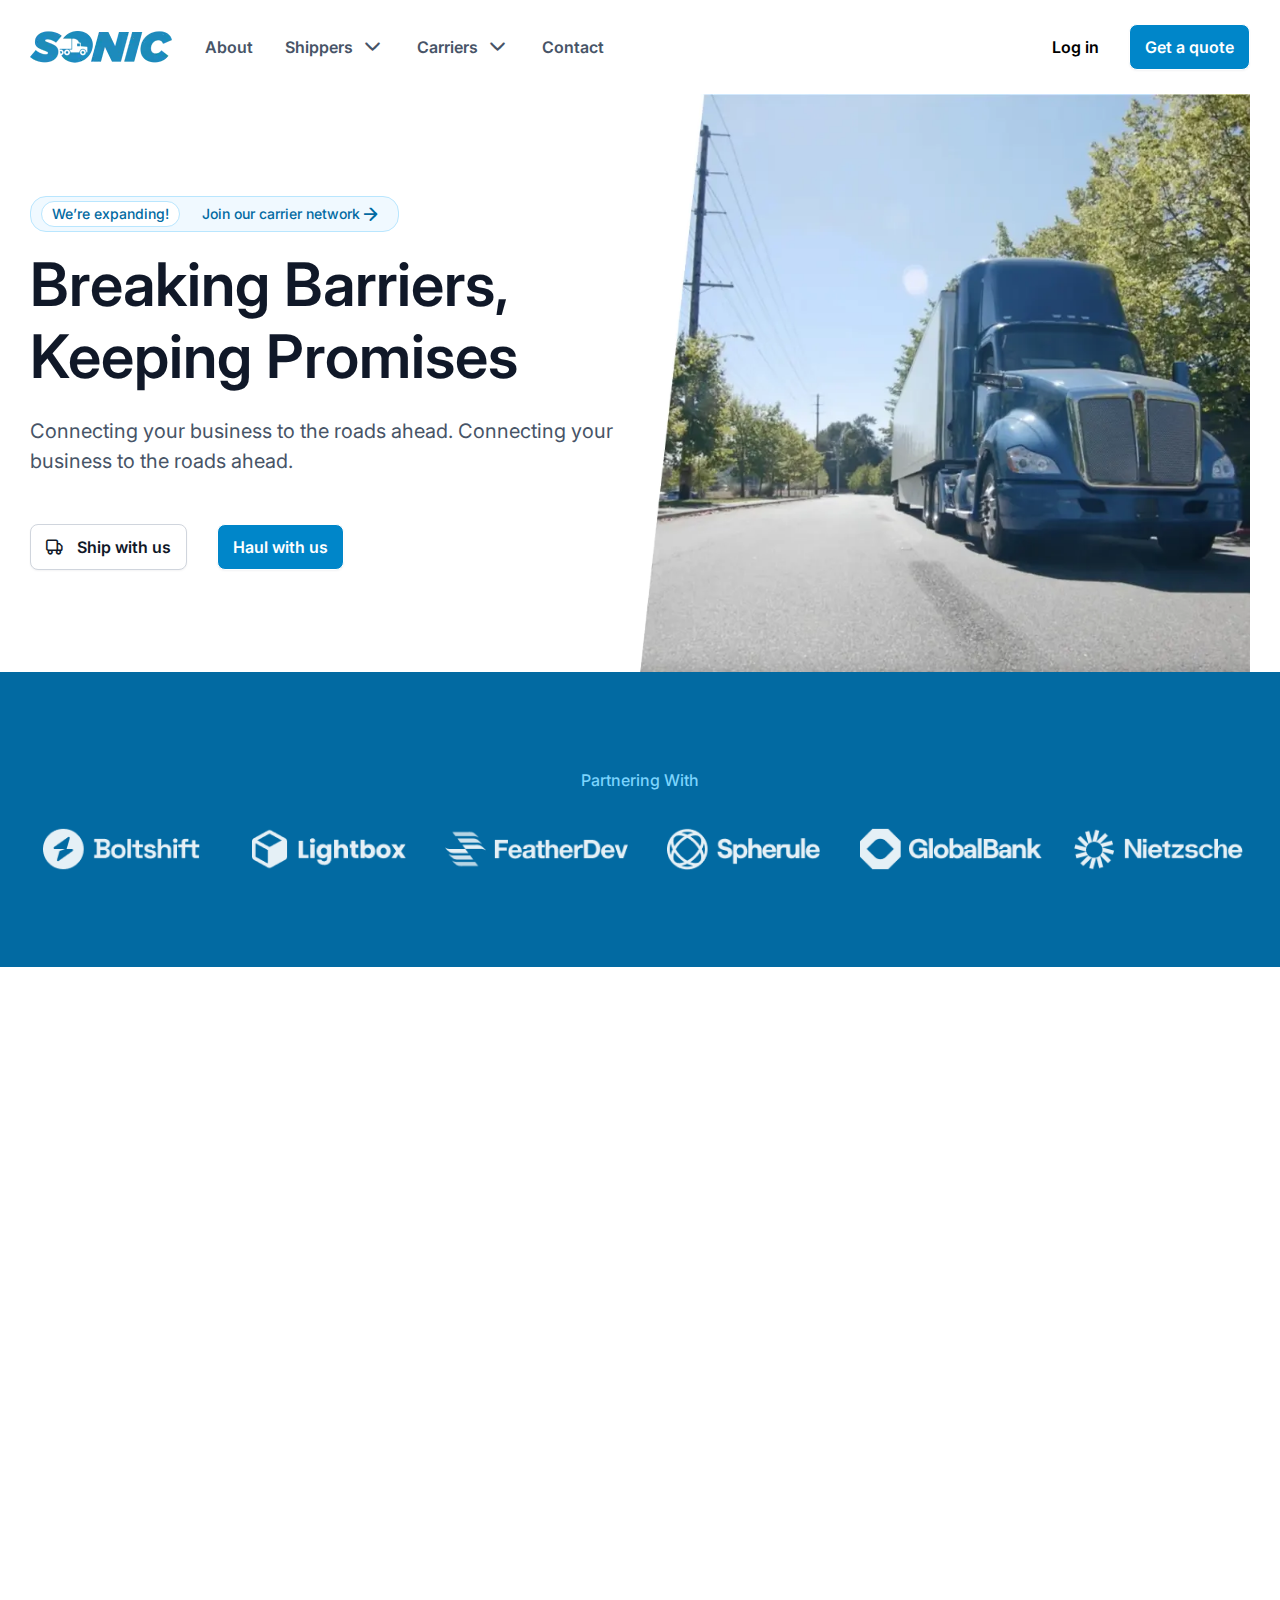
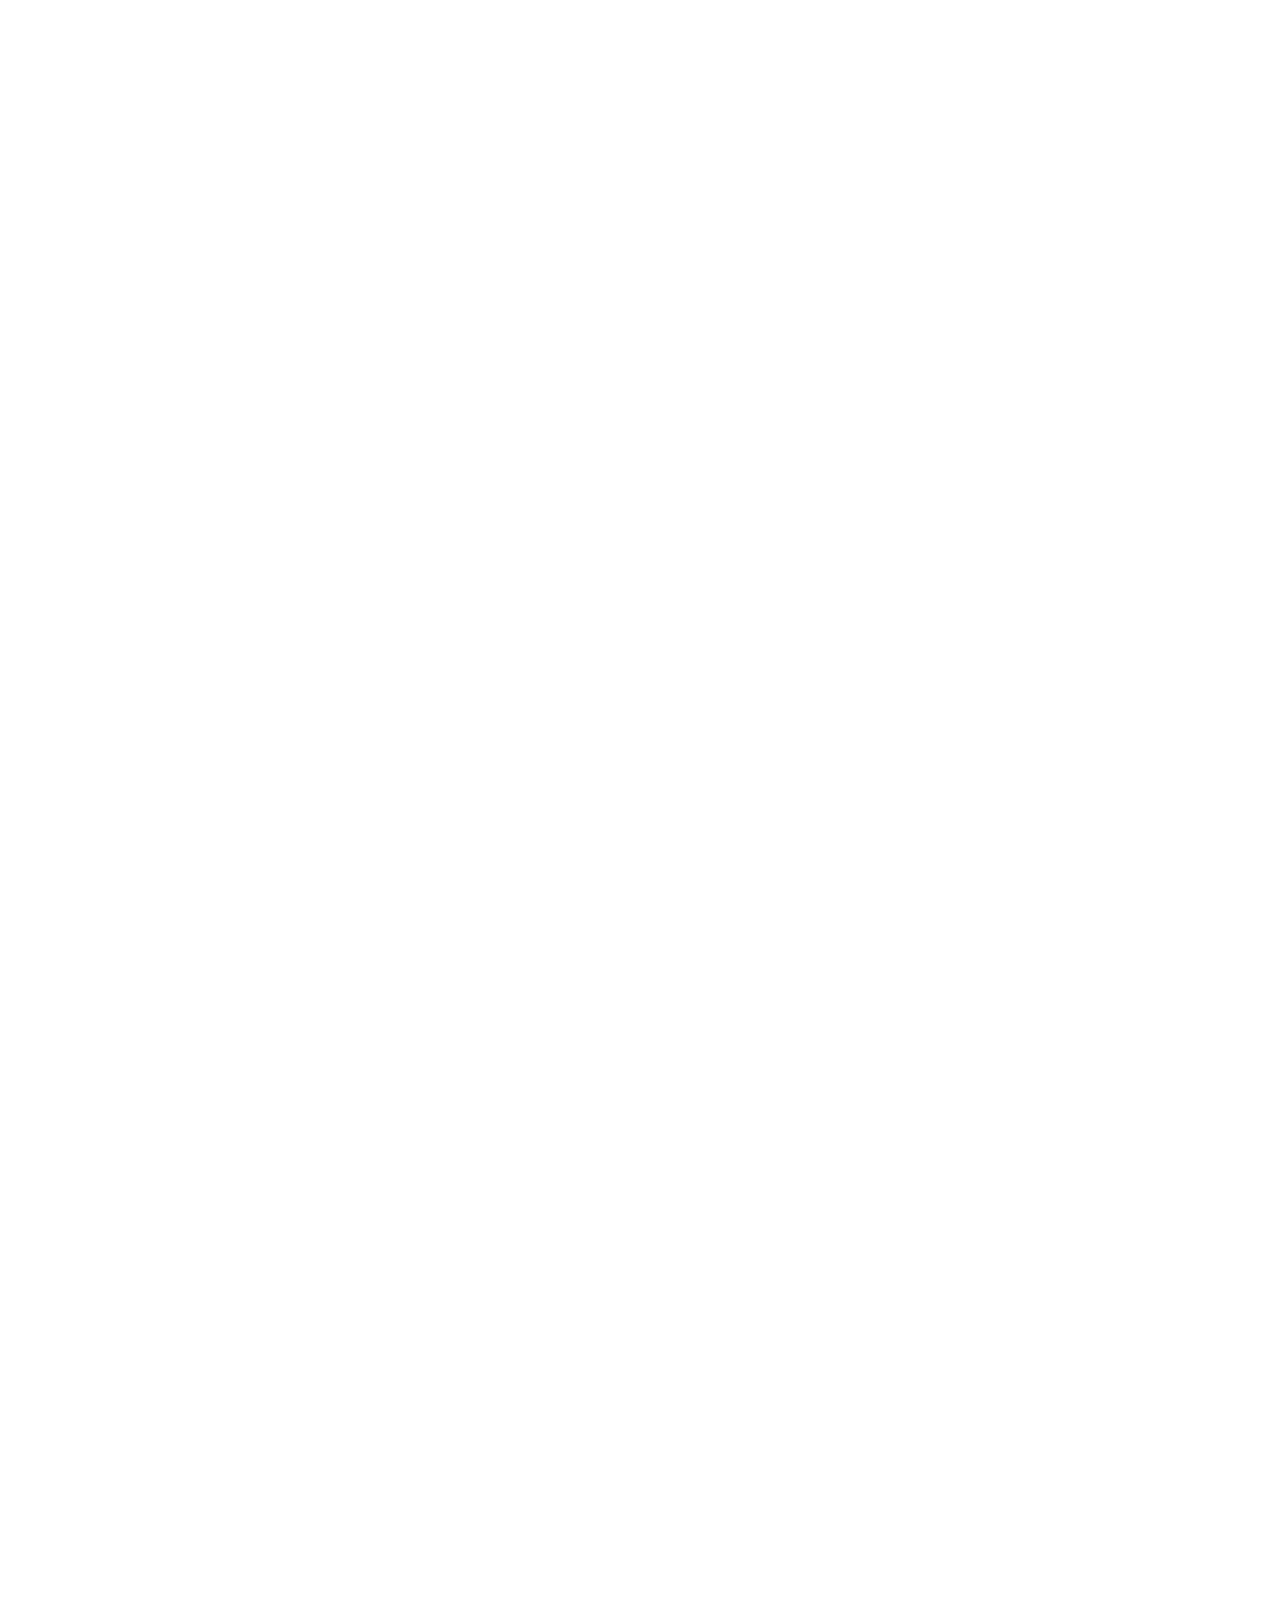
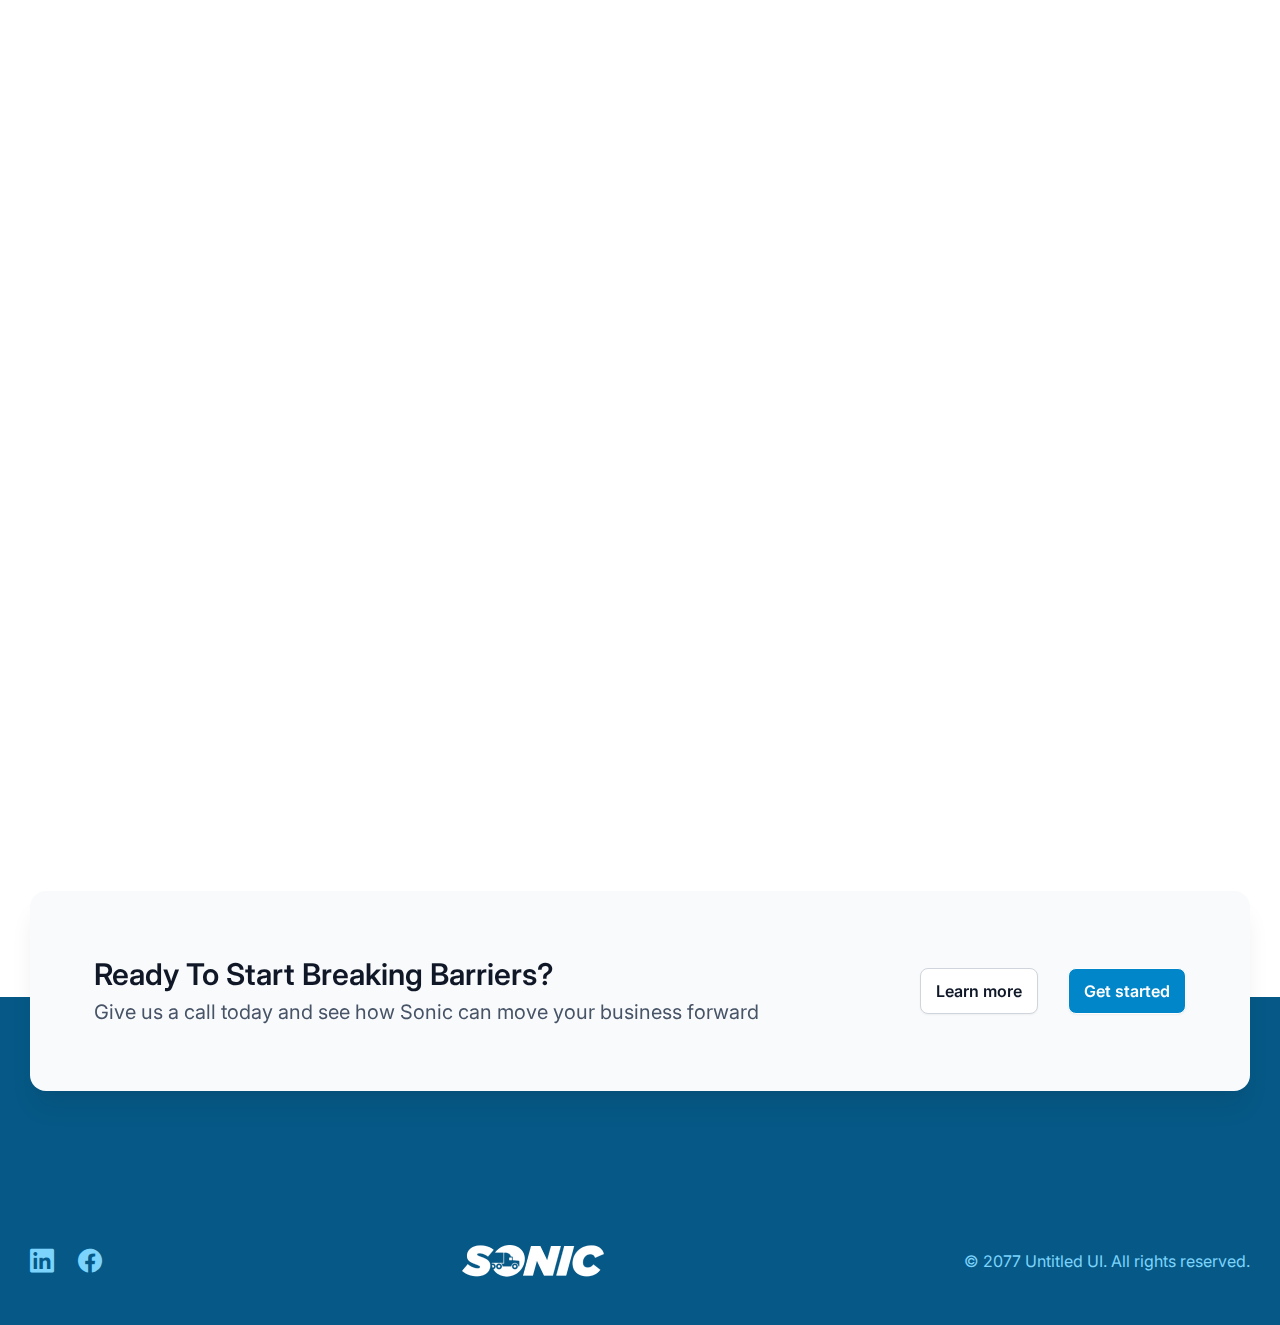
<file: index.html>
<!DOCTYPE html>
<html lang="en">

<head>
	<title>Sonic Logistics | HomePage</title>
	<meta charset="UTF-8">
	<meta name="format-detection" content="telephone=no">
	<!-- <style>body{opacity: 0;}</style> -->
	<link rel="stylesheet" href="css/style.min.css?_v=20240413003951">
	<link rel="shortcut icon" href="favicon.ico">
	<!-- <meta name="robots" content="noindex, nofollow"> -->
	<meta name="viewport" content="width=device-width, initial-scale=1.0">
</head>

<body>
	<div class="wrapper">
		<header class="header">
			<div class="header__container">
				<a href="index.html" class="header__logo"><img src="img/logo.webp" alt=""></a>
				<div class="header__menu menu">

					<nav class="menu__body">
						<ul class="menu__list">

							<li class="menu__item"><a href="about.html" class="menu__link">About</a></li>
							<li data-subMenu class="menu__item sub-menu">
								<a data-subMenu-title href="shippers.html" class="sub-menu__title "><span class="_icon-arrow-bottom"></span>Shippers</a>
								<ul data-subMenu-list hidden class="sub-menu__list">

									<li class="sub-menu__item"><a href="shippers.html#Transparency" class="sub-menu__link">Transparency</a>
									</li>
									<li class="sub-menu__item"><a href="shippers.html#Give" class="sub-menu__link">Give</a>
									</li>
									<li class="sub-menu__item"><a href="shippers.html#Features" class="sub-menu__link">Features</a>
									</li>
									<li class="sub-menu__item"><a href="shippers.html#OurStrategy" class="sub-menu__link">Our Strategy</a>
									</li>

								</ul>
							</li>
							<li data-subMenu class="menu__item sub-menu menu__item--parent">
								<a data-subMenu-title href="carriers.html" class="sub-menu__title "><span class="_icon-arrow-bottom"></span>Carriers</a>

								<ul data-subMenu-list hidden class="sub-menu__list">

									<li class="sub-menu__item"><a href="carriers.html#Features" class="sub-menu__link">Features</a>
									</li>

								</ul>

							</li>
							<li class="menu__item"><a href="contact.html" class="menu__link">Contact</a></li>

						</ul>
					</nav>
				</div>
				<div data-da=".menu__body,479,2" class="header__action action">
					<a href="#" class="action__link">Log in</a>
					<button class="action__button button ">Get a quote</button>
				</div>
				<button type="button" class="menu__icon icon-menu"><span></span></button>
			</div>
		</header>

		<!-- <div class="sub-menu">
	<a href="" class="sub-menu__title">Shippers</a>
	<ul class="sub-menu__list">
		<li class="sub-menu__item"><a href="#" class="sub-menu__link">Shippers</a>
		</li>
		<li class="sub-menu__item"><a href="#" class="sub-menu__link">Shippers</a>
		</li>
		<li class="sub-menu__item"><a href="#" class="sub-menu__link">Shippers</a>
		</li>
		<li class="sub-menu__item"><a href="#" class="sub-menu__link">Shippers</a>
		</li>
		<li class="sub-menu__item"><a href="#" class="sub-menu__link">Shippers</a>
		</li>
	</ul>
</div> -->
		<main class="page">
			<section class="page__hero hero">
				<div class="hero__container">
					<div class="hero__content ">
						<div class="hero__links">
							<p class="hero__text-label">We’re expanding!</p>
							<a href="" class="hero__link _icon-arrow-right">Join our carrier network </a>
						</div>
						<h1 class="hero__title">Breaking Barriers, Keeping Promises</h1>
						<div class="hero__text text">
							<p>Connecting your business to the roads ahead. Connecting your business to the roads ahead.
							</p>
						</div>
						<div class="hero__action action">
							<button class="action__button button button--border _icon-auto-bus">Ship with us</button>
							<button class="action__button button ">Haul with us</button>
						</div>
					</div>
					<div class="hero__images">
						<img src="img/hero/hero.webp" alt="Image">
					</div>

				</div>
			</section>
			<div data-watch data-watch-once data-watch-threshold=".2" class="page__partnering partnering">
				<div class="partnering__container">
					<h6 class="partnering__title">Partnering With</h6>
					<ul class="partnering__list">
						<li class="partnering__item">
							<img src="img/partnering/01.webp" alt="Image">
						</li>
						<li class="partnering__item">
							<img src="img/partnering/02.webp" alt="Image">
						</li>
						<li class="partnering__item">
							<img src="img/partnering/03.webp" alt="Image">
						</li>
						<li class="partnering__item">
							<img src="img/partnering/04.webp" alt="Image">
						</li>
						<li class="partnering__item">
							<img src="img/partnering/05.webp" alt="Image">
						</li>
						<li class="partnering__item">
							<img src="img/partnering/06.webp" alt="Image">
						</li>
					</ul>
				</div>
			</div>
			<section data-watch data-watch-once data-watch-threshold=".2" class="page__barrier-breaking barrier-breaking">
				<div class="barrier-breaking__container">
					<span class="barrier-breaking__label label">Our Strategy</span>
					<h2 class="barrier-breaking__title title">Barrier Breaking Solutions</h2>
					<div class="barrier-breaking__text text">
						<p>Customized logistics and transportation solutions designed to optimize your supply chain.
							Committed to reliability and efficiency, we're the trusted partner for businesses
							nationwide.</p>
					</div>
					<ul class="barrier-breaking__items">
						<li class="barrier-breaking__item item-barrier-breaking">
							<div class="item-barrier-breaking__icon">
								<img src="img/barrier-breaking/01.svg" alt="Image">
							</div>
							<h5 class="item-barrier-breaking__name">Drayage</h5>
							<div class="item-barrier-breaking__text text">
								<p>
									Customized logistics and transportation solutions designed to optimize your supply
									chain. Committed to reliability and efficiency, we're the trusted partner for
									businesses nationwide.
								</p>
							</div>
							<a href="#" class="item-barrier-breaking__link link link--blue _icon-arrow-right">Learn
								more</a>
						</li>
						<li class="barrier-breaking__item item-barrier-breaking">
							<div class="item-barrier-breaking__icon">
								<img src="img/barrier-breaking/02.svg" alt="Image">
							</div>
							<h5 class="item-barrier-breaking__name">FTL Shipping (Full Truckload)</h5>
							<div class="item-barrier-breaking__text text">
								<p>
									Perfect for larger, bulk shipments that fill a truck, or when you need a truck
									dedicated to your goods for privacy or speed.
								</p>
							</div>
							<a href="#" class="item-barrier-breaking__link link link--blue _icon-arrow-right">Learn
								more</a>
						</li>
						<li class="barrier-breaking__item item-barrier-breaking">
							<div class="item-barrier-breaking__icon">
								<img src="img/barrier-breaking/03.svg" alt="Image">
							</div>
							<h5 class="item-barrier-breaking__name">LTL Shipping (Less Than Truckload)</h5>
							<div class="item-barrier-breaking__text text">
								<p>
									Ideal for smaller shipments, LTL allows you to save by sharing trailer space, making
									it a cost-effective choice for not filling a full truck.
								</p>
							</div>
							<a href="#" class="item-barrier-breaking__link link link--blue _icon-arrow-right">Learn
								more</a>
						</li>
						<li class="barrier-breaking__item item-barrier-breaking">
							<div class="item-barrier-breaking__icon">
								<img src="img/barrier-breaking/04.svg" alt="Image">
							</div>
							<h5 class="item-barrier-breaking__name">Expedited Shipping</h5>
							<div class="item-barrier-breaking__text text">
								<p>
									When time is of the essence, expedited shipping ensures your shipments arrive
									swiftly and on schedule.
								</p>
							</div>
							<a href="#" class="item-barrier-breaking__link link link--blue _icon-arrow-right">Learn
								more</a>
						</li>
						<li class="barrier-breaking__item item-barrier-breaking">
							<div class="item-barrier-breaking__icon">
								<img src="img/barrier-breaking/05.svg" alt="Image">
							</div>
							<h5 class="item-barrier-breaking__name">Warehousing and Distribution</h5>
							<div class="item-barrier-breaking__text text">
								<p>
									Beyond storage, we manage your inventory and take care of order fulfillment,
									streamlining your supply chain.
								</p>
							</div>
							<a href="#" class="item-barrier-breaking__link link link--blue _icon-arrow-right">Learn
								more</a>
						</li>
						<li class="barrier-breaking__item item-barrier-breaking">
							<div class="item-barrier-breaking__icon">
								<img src="img/barrier-breaking/06.svg" alt="Image">
							</div>
							<h5 class="item-barrier-breaking__name">Cross-Docking</h5>
							<div class="item-barrier-breaking__text text">
								<p>
									Minimize handling and storage by directly transferring shipments from incoming to
									outgoing vehicles, cutting costs and saving time.
								</p>
							</div>
							<a href="#" class="item-barrier-breaking__link link link--blue _icon-arrow-right">Learn
								more</a>
						</li>

					</ul>
				</div>
			</section>
			<section data-watch data-watch-once data-watch-threshold=".2" class="page__promise promise">
				<div class="promise__container">
					<div class="promise__content">
						<span class="promise__label label">Our Pledge</span>
						<h2 class="promise__title title">Promise Keepers</h2>
						<div class="promise__text text">
							<p>Sonic Logistics isn’t just a logistics company; we're the team you count on for
								hassle-free shipping across North America. Our easy online payments, real-time tracking,
								and extensive warehousing network are designed to make your experience smooth and
								reliable.</p>
							<p>
								We work with a variety of clients, ensuring each one benefits from our dedicated
								service. Our mission is to make shipping simple and keep our promises to you — with
								every delivery, every time.
							</p>
						</div>
						<div class="promise__action action">
							<button class="action__button button button--border _icon-auto-bus">Learn More</button>
							<button class="action__button button ">Get Started</button>
						</div>
					</div>
					<div class="promise__images">
						<div class="promise__image promise__image--top-left">
							<img src="img/promise/01.webp" alt="Image">
						</div>
						<div class="promise__image promise__image--top-right">
							<img src="img/promise/02.webp" alt="Image">
						</div>
						<div class="promise__image promise__image--bottom-left">
							<img src="img/promise/03.webp" alt="Image">
						</div>
						<div class="promise__image promise__image--bottom-center">
							<img src="img/promise/04.webp" alt="Image">
						</div>
						<div class="promise__image promise__image--bottom-right">
							<img src="img/promise/05.webp" alt="Image">
						</div>

					</div>
				</div>
			</section>
			<section data-watch data-watch-once data-watch-threshold=".2" class="page__advantages advantages">
				<div class="advantages__container">
					<span class="advantages__label label">Our Guarantee</span>
					<h2 class="advantages__title title">Logistic Precision</h2>
					<div class="advantages__text text">
						<p>Every shipment is handled with care, ensuring your product move smoothly and reach its destination safely.
						</p>
					</div>
					<div class="advantages__content">
						<div class="advantages__item item-advantages">
							<div class="item-advantages__content">
								<div class="item-advantages__icon">
									<img src="img/guarantee/01.svg" alt="Image">
								</div>
								<h4 class="item-advantages__title">Shippers</h4>
								<div class="item-advantages__text text">
									<p>Streamline your shipping operations with Sonic Logistics. Our comprehensive solutions, tailored to your needs, ensure your goods move efficiently and safely across the country or around the globe. With real-time tracking and dedicated support, we make logistics seamless. Let us handle the complexities of transportation while you focus on your business growth.</p>
								</div>
								<div class="item-advantages__action action">
									<button class="action__button button button--border _icon-auto-bus">Learn More</button>
									<button class="action__button button ">Get Started</button>
								</div>
							</div>
							<div class="item-advantages__image item-advantages__image--decor">
								<img src="img/guarantee/01.webp" alt="Image">
							</div>
						</div>
						<div class="advantages__item item-advantages">
							<div class="item-advantages__content">
								<div class="item-advantages__icon">
									<img src="img/guarantee/02.svg" alt="Image">
								</div>
								<h4 class="item-advantages__title">Shippers</h4>
								<div class="item-advantages__text text">
									<p>Streamline your shipping operations with Sonic Logistics. Our comprehensive solutions, tailored to your needs, ensure your goods move efficiently and safely across the country or around the globe. With real-time tracking and dedicated support, we make logistics seamless. Let us handle the complexities of transportation while you focus on your business growth.</p>
								</div>
								<div class="item-advantages__action action">
									<button class="action__button button button--border _icon-auto-bus">Learn More</button>
									<button class="action__button button ">Get Started</button>
								</div>
							</div>
							<div class="item-advantages__image item-advantages__image--decor">
								<img src="img/guarantee/02.webp" alt="Image">
							</div>
						</div>
					</div>

				</div>
			</section>
		</main>
		<footer class="footer">
			<div class="footer__container">
				<div class="footer__top top-footer">
					<div class="top-footer__content">
						<h2 class="top-footer__title title">Ready To Start Breaking Barriers?</h2>
						<div class="top-footer__text text">
							<p>
								Give us a call today and see how Sonic can move your business forward
							</p>
						</div>
					</div>
					<div class="top-footer__action action">
						<button class="action__button button  button--border ">Learn more</button>
						<button class="action__button button ">Get started</button>
					</div>
				</div>
				<div class="footer__bottom">
					<div class="footer__social social">
						<a href="" class="social__link _icon-linkdin"></a>
						<a href="" class="social__link _icon-facebook"></a>
					</div>
					<a href="" class="footer__logo"><img src="img/logo-white.webp" alt=""></a>
					<div class="footer__copi">
						<p>© 2077 Untitled UI. All rights reserved.</p>
					</div>
				</div>
			</div>
		</footer>
	</div>
	<script src="js/app.min.js?_v=20240413003951"></script>
</body>

</html>
</file>
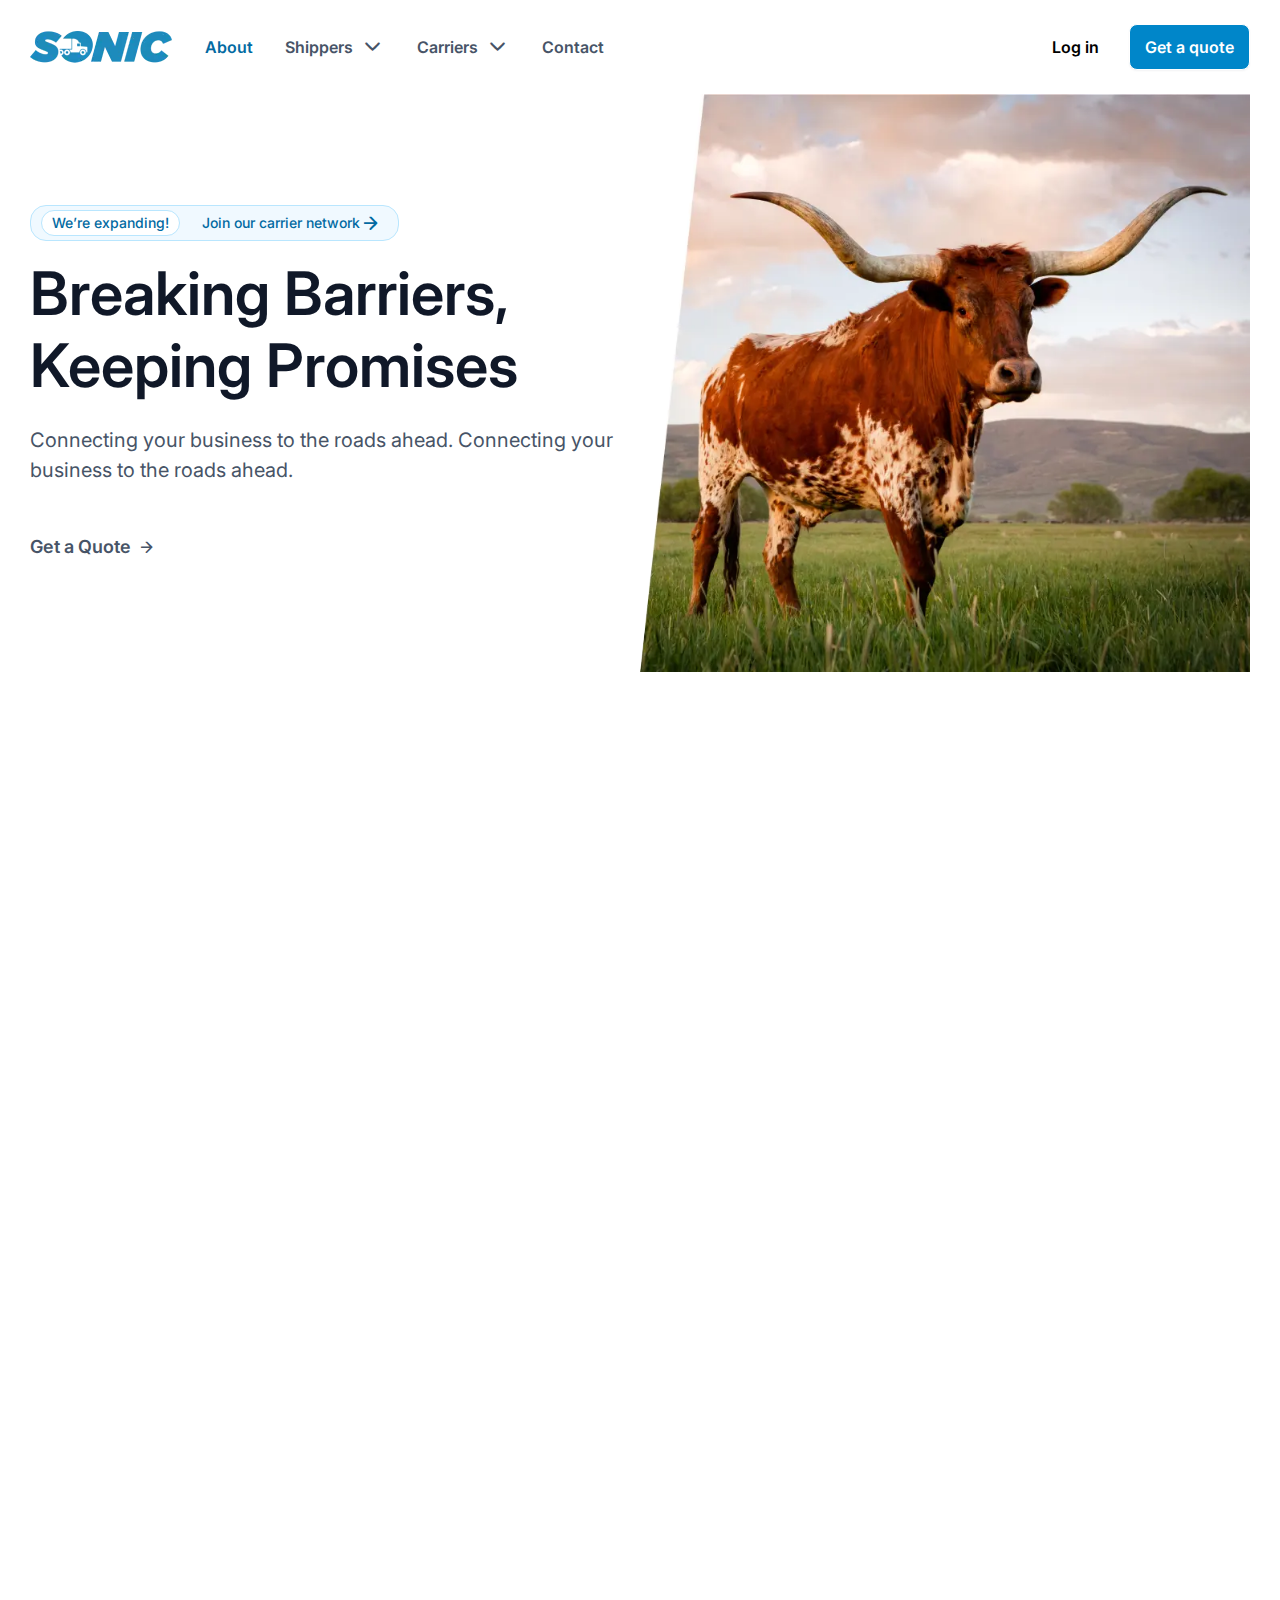
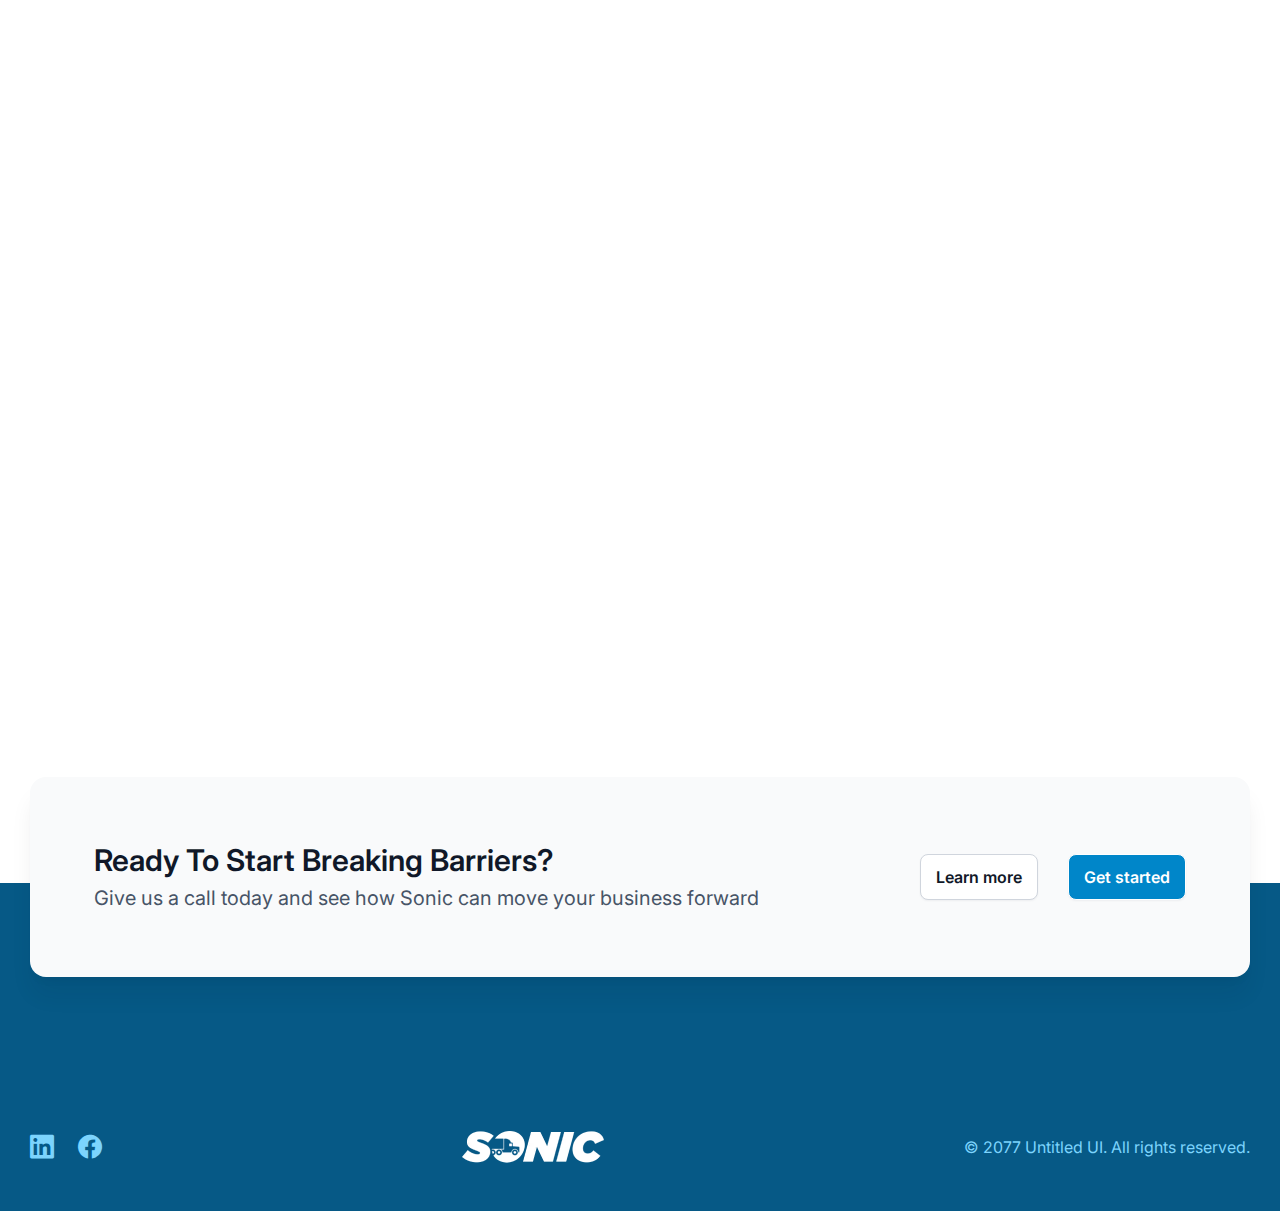
<file: about.html>
<!DOCTYPE html>
<html lang="en">

<head>
	<title>Sonic Logistics | About</title>
	<meta charset="UTF-8">
	<meta name="format-detection" content="telephone=no">
	<!-- <style>body{opacity: 0;}</style> -->
	<link rel="stylesheet" href="css/style.min.css?_v=20240413003951">
	<link rel="shortcut icon" href="favicon.ico">
	<!-- <meta name="robots" content="noindex, nofollow"> -->
	<meta name="viewport" content="width=device-width, initial-scale=1.0">
</head>

<body>
	<div class="wrapper">
		<header class="header">
			<div class="header__container">
				<a href="index.html" class="header__logo"><img src="img/logo.webp" alt=""></a>
				<div class="header__menu menu">

					<nav class="menu__body">
						<ul class="menu__list">

							<li class="menu__item"><a href="about.html" class="menu__link">About</a></li>
							<li data-subMenu class="menu__item sub-menu">
								<a data-subMenu-title href="shippers.html" class="sub-menu__title "><span class="_icon-arrow-bottom"></span>Shippers</a>
								<ul data-subMenu-list hidden class="sub-menu__list">

									<li class="sub-menu__item"><a href="shippers.html#Transparency" class="sub-menu__link">Transparency</a>
									</li>
									<li class="sub-menu__item"><a href="shippers.html#Give" class="sub-menu__link">Give</a>
									</li>
									<li class="sub-menu__item"><a href="shippers.html#Features" class="sub-menu__link">Features</a>
									</li>
									<li class="sub-menu__item"><a href="shippers.html#OurStrategy" class="sub-menu__link">Our Strategy</a>
									</li>

								</ul>
							</li>
							<li data-subMenu class="menu__item sub-menu menu__item--parent">
								<a data-subMenu-title href="carriers.html" class="sub-menu__title "><span class="_icon-arrow-bottom"></span>Carriers</a>

								<ul data-subMenu-list hidden class="sub-menu__list">

									<li class="sub-menu__item"><a href="carriers.html#Features" class="sub-menu__link">Features</a>
									</li>

								</ul>

							</li>
							<li class="menu__item"><a href="contact.html" class="menu__link">Contact</a></li>

						</ul>
					</nav>
				</div>
				<div data-da=".menu__body,479,2" class="header__action action">
					<a href="#" class="action__link">Log in</a>
					<button class="action__button button ">Get a quote</button>
				</div>
				<button type="button" class="menu__icon icon-menu"><span></span></button>
			</div>
		</header>

		<!-- <div class="sub-menu">
	<a href="" class="sub-menu__title">Shippers</a>
	<ul class="sub-menu__list">
		<li class="sub-menu__item"><a href="#" class="sub-menu__link">Shippers</a>
		</li>
		<li class="sub-menu__item"><a href="#" class="sub-menu__link">Shippers</a>
		</li>
		<li class="sub-menu__item"><a href="#" class="sub-menu__link">Shippers</a>
		</li>
		<li class="sub-menu__item"><a href="#" class="sub-menu__link">Shippers</a>
		</li>
		<li class="sub-menu__item"><a href="#" class="sub-menu__link">Shippers</a>
		</li>
	</ul>
</div> -->
		<main class="page">
			<section data-watch data-watch-once data-watch-threshold=".2" class="page__hero hero">
				<div class="hero__container">
					<div class="hero__content ">
						<div class="hero__links">
							<p class="hero__text-label">We’re expanding!</p>
							<a href="" class="hero__link _icon-arrow-right"> Join our carrier network</a>
						</div>
						<h1 class="hero__title">Breaking Barriers, Keeping Promises</h1>
						<div class="hero__text text">
							<p>Connecting your business to the roads ahead. Connecting your business to the roads ahead.
							</p>
						</div>
						<div class="hero__action action">
							<a href="#" class="action__link link _icon-arrow-right">Get a Quote</a>
						</div>
					</div>
					<div class="hero__images">
						<img src="img/about/hero/Image.webp" alt="Image">
					</div>

				</div>
			</section>
			<section data-watch data-watch-once data-watch-threshold=".2" class="page__tagline tagline">
				<div class="tagline__container">
					<span class="tagline__label label">Our Guarantee</span>
					<h2 class="tagline__title title">Logistic Precision</h2>
					<div class="tagline__info">
						<div class="tagline__content">
							<ul class="tagline__list">
								<li class="tagline__item item-tagline">
									<span class="item-tagline__count">14</span>
									<h6 class="item-tagline__title">Years of Breaking Barriers</h6>
									<div class="item-tagline__text text">
										<p>Over a decade of navigating complex logistics landscapes with dedication and
											precision.</p>
									</div>
								</li>
								<li class="tagline__item item-tagline">
									<span class="item-tagline__count">2,950</span>
									<h6 class="item-tagline__title">Promises Kept</h6>
									<div class="item-tagline__text text">
										<p>Nearly three thousand successful deliveries reflecting our commitment to our
											customers.</p>
									</div>
								</li>
								<li class="tagline__item item-tagline">
									<span class="item-tagline__count">5,000+</span>
									<h6 class="item-tagline__title">Network Carriers</h6>
									<div class="item-tagline__text text">
										<p>Our robust network boasts over five thousand carriers, ensuring capacity and
											reliability in every haul.</p>
									</div>
								</li>
								<li class="tagline__item item-tagline">
									<span class="item-tagline__count">12</span>
									<h6 class="item-tagline__title">Industries Served</h6>
									<div class="item-tagline__text text">
										<p>From retail to manufacturing, we've adapted our expertise to meet the unique
											needs of a dozen industries.</p>
									</div>
								</li>
							</ul>
						</div>
						<div class="tagline__images">
							<img src="img/about/tagline/image.webp" alt="Image">

						</div>
					</div>
				</div>
			</section>

			<section data-watch data-watch-once data-watch-threshold=".2" class="page__tagline family-driven">
				<div class="family-driven__container">
					<div class="family-driven__content">
						<span class="family-driven__label label">Rooted in Family, Growing Together</span>
						<h2 class="family-driven__title title">Family-Driven Logistics Excellence</h2>
						<div class="family-driven__text family-driven__text--left text">
							<p>
								Moving with purpose, delivering with pride—your journey is our promise.
							</p>
							<p>Rooted in the heart of Texas, Sonic Logistics has been 'Breaking Barriers, Keeping
								Promises'
								for over a decade. As a family-owned 3PL company, we specialize in Full Truckload (FTL)
								and
								drayage services, ensuring your cargo is not just a parcel, but a priority. Our
								commitment
								runs deep in the Lone Star state's soil, where community and trust are as vast as the
								land
								itself.</p>
						</div>

					</div>
					<div class="family-driven__text family-driven__text--right text">

						<p>At Sonic Logistics, 'Breaking Barriers, Keeping Promises' is more than a slogan—it’s a
							commitment carved into the foundation of our family business. It’s about dismantling
							obstacles in your path, whether they’re logistical challenges or cost constraints, and
							building bridges to new opportunities. Expect more than just a service; expect a steadfast
							partnership. Our pledge is to embrace your logistics needs with the same passion and
							persistence as if they were our own. </p>
						<p>
							With us, you’re not just another contract; you're a valued member of our extended family.
							Your success is the pulse that keeps ours beating, driving us to seek innovative ways to
							save on shipments and perfect every route. This dedication to surpassing expectations is how
							we honor the promises we make. It's personal—every freight saved from delay, every path
							carved a little straighter, is testament to our devotion.</p>
						<p>
							Join our family at Sonic Logistics and bask in the warmth of genuine Texan hospitality,
							united with the rigor of top-tier logistics expertise. Let’s pave the way to shared success,
							one delivery at a time, keeping promises and breaking barriers as we go.</p>
						</p>

					</div>
				</div>

			</section>



		</main>
		<footer class="footer">
			<div class="footer__container">
				<div class="footer__top top-footer">
					<div class="top-footer__content">
						<h2 class="top-footer__title title">Ready To Start Breaking Barriers?</h2>
						<div class="top-footer__text text">
							<p>
								Give us a call today and see how Sonic can move your business forward
							</p>
						</div>
					</div>
					<div class="top-footer__action action">
						<button class="action__button button  button--border ">Learn more</button>
						<button class="action__button button ">Get started</button>
					</div>
				</div>
				<div class="footer__bottom">
					<div class="footer__social social">
						<a href="" class="social__link _icon-linkdin"></a>
						<a href="" class="social__link _icon-facebook"></a>
					</div>
					<a href="" class="footer__logo"><img src="img/logo-white.webp" alt=""></a>
					<div class="footer__copi">
						<p>© 2077 Untitled UI. All rights reserved.</p>
					</div>
				</div>
			</div>
		</footer>
	</div>
	<script src="js/app.min.js?_v=20240413003951"></script>
</body>

</html>
</file>
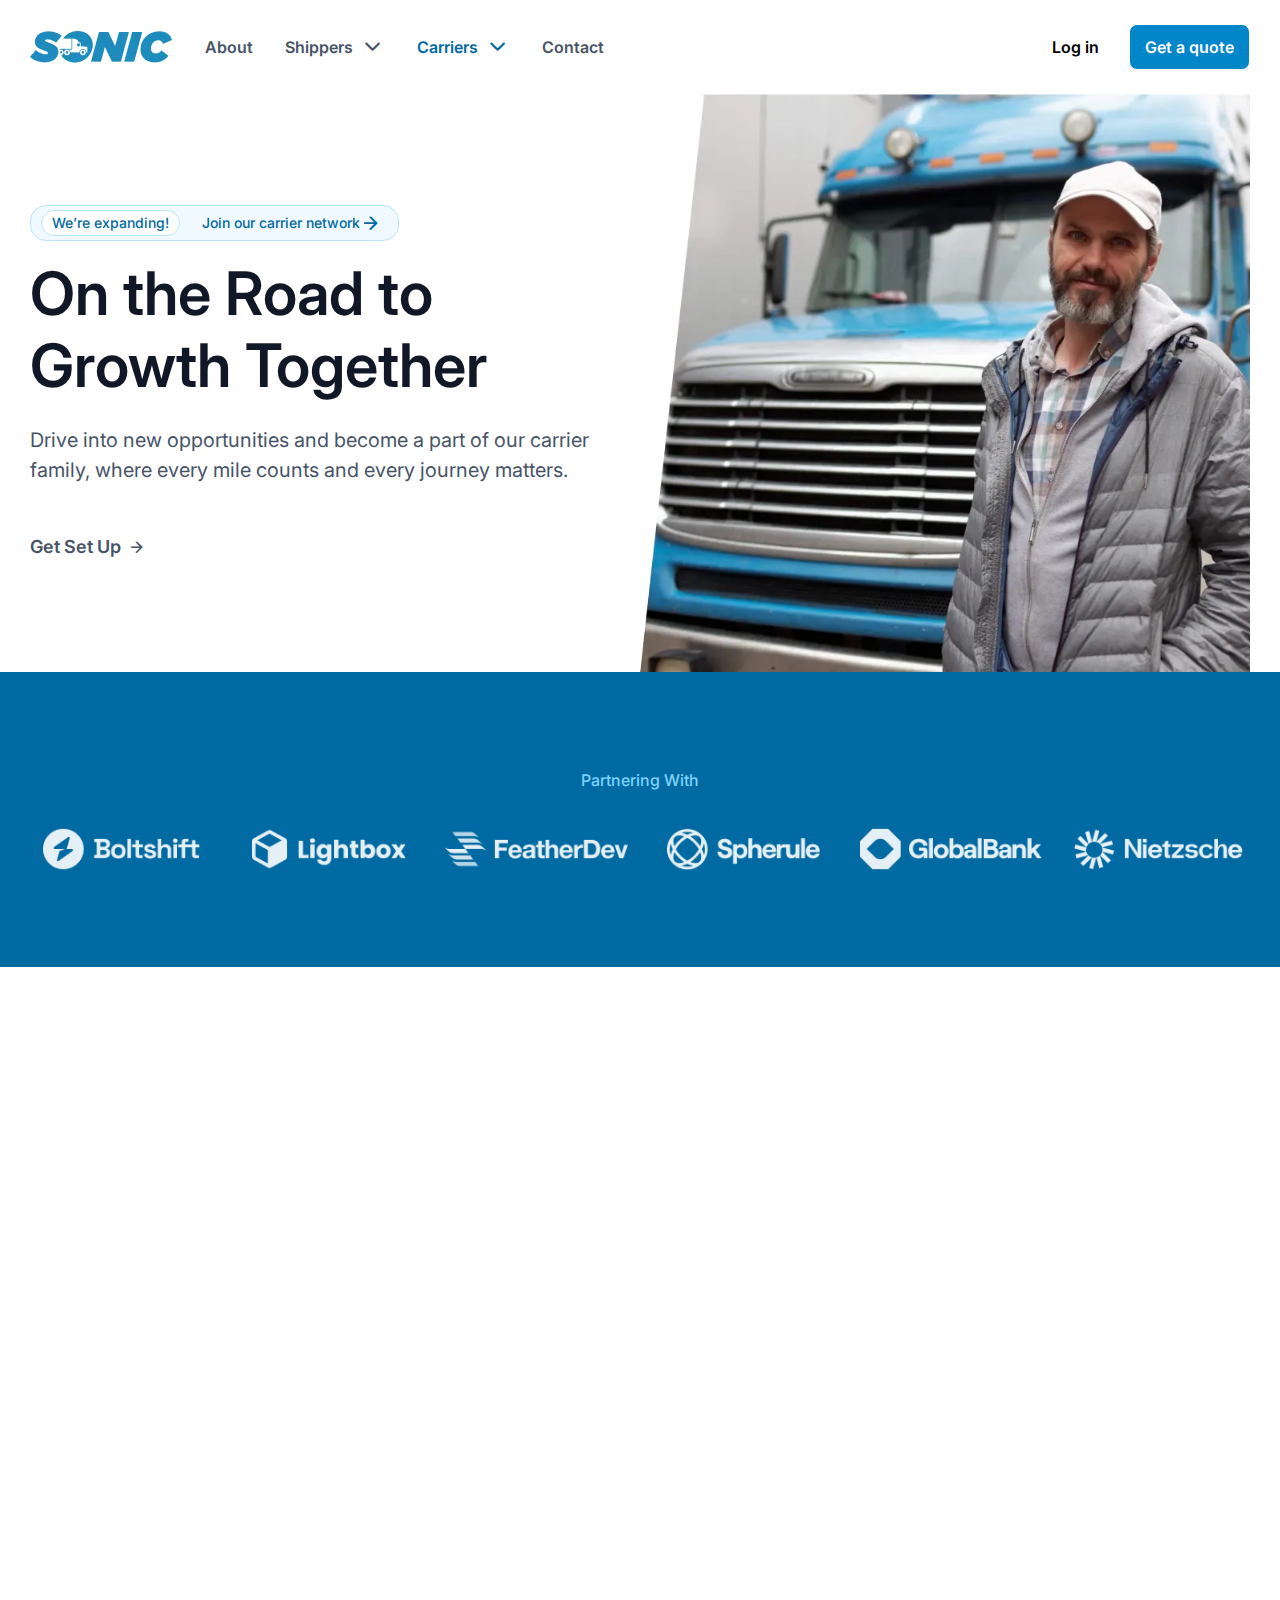
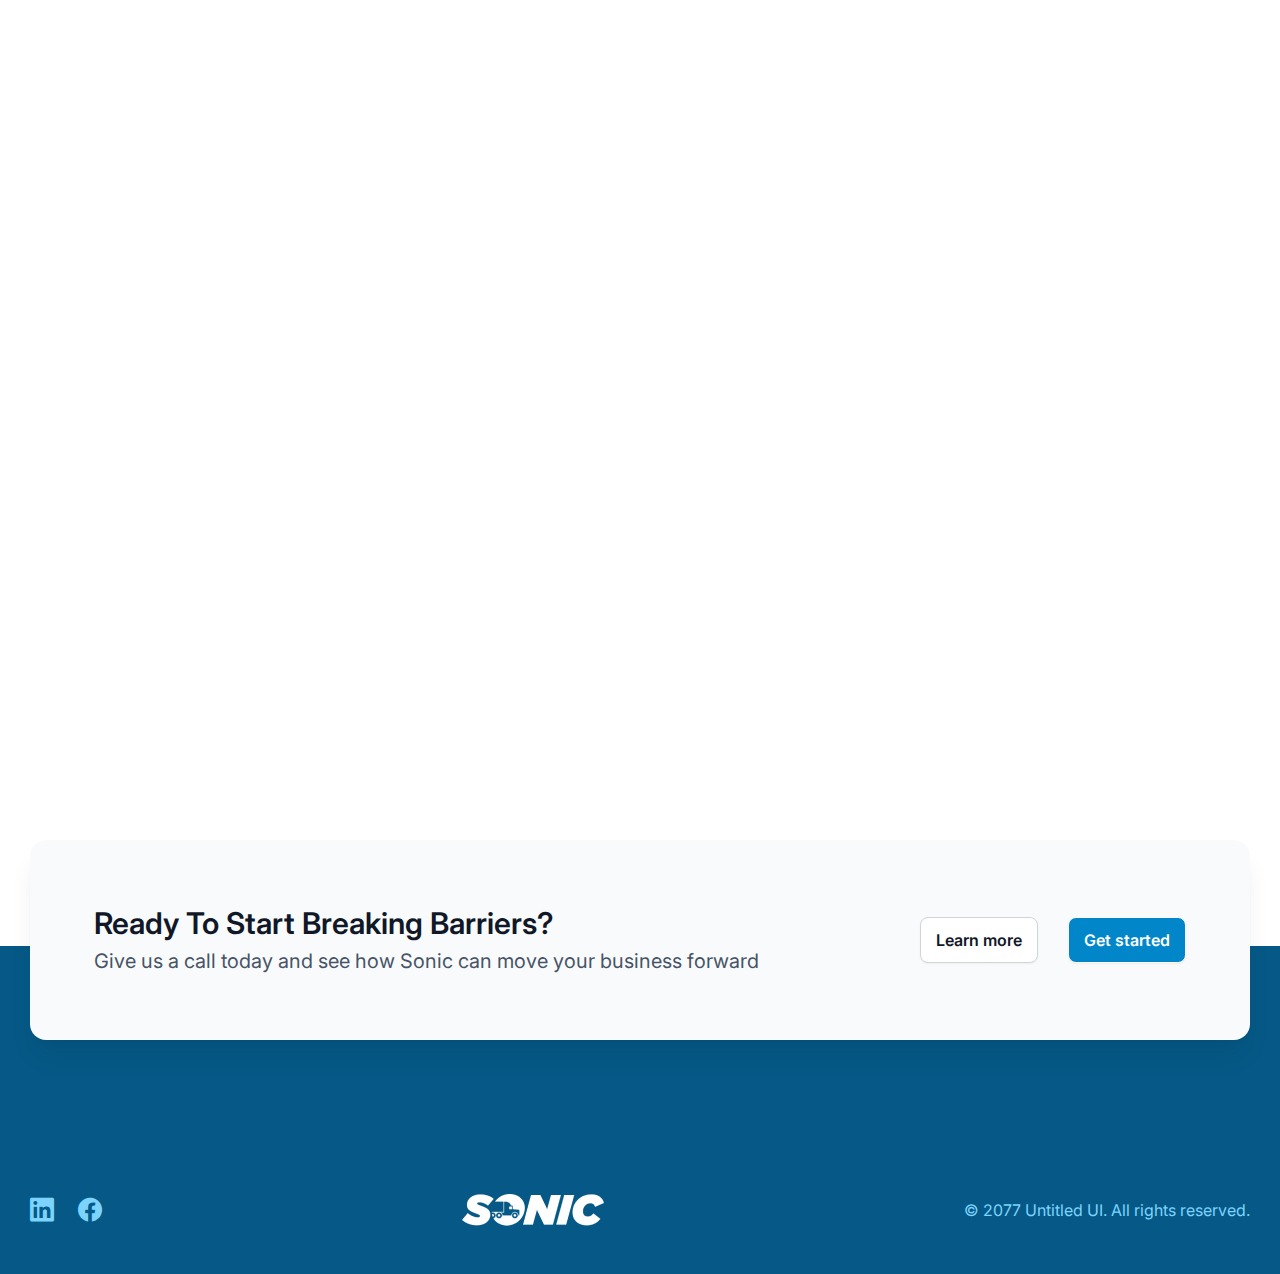
<file: carriers.html>
<!DOCTYPE html>
<html lang="en">

<head>
	<title>Sonic Logistics | Carriers</title>
	<meta charset="UTF-8">
	<meta name="format-detection" content="telephone=no">
	<!-- <style>body{opacity: 0;}</style> -->
	<link rel="stylesheet" href="css/style.min.css?_v=20240413003951">
	<link rel="shortcut icon" href="favicon.ico">
	<!-- <meta name="robots" content="noindex, nofollow"> -->
	<meta name="viewport" content="width=device-width, initial-scale=1.0">
</head>

<body>
	<div class="wrapper">
		<header class="header">
			<div class="header__container">
				<a href="index.html" class="header__logo"><img src="img/logo.webp" alt=""></a>
				<div class="header__menu menu">

					<nav class="menu__body">
						<ul class="menu__list">

							<li class="menu__item"><a href="about.html" class="menu__link">About</a></li>
							<li data-subMenu class="menu__item sub-menu">
								<a data-subMenu-title href="shippers.html" class="sub-menu__title "><span class="_icon-arrow-bottom"></span>Shippers</a>
								<ul data-subMenu-list hidden class="sub-menu__list">

									<li class="sub-menu__item"><a href="shippers.html#Transparency" class="sub-menu__link">Transparency</a>
									</li>
									<li class="sub-menu__item"><a href="shippers.html#Give" class="sub-menu__link">Give</a>
									</li>
									<li class="sub-menu__item"><a href="shippers.html#Features" class="sub-menu__link">Features</a>
									</li>
									<li class="sub-menu__item"><a href="shippers.html#OurStrategy" class="sub-menu__link">Our Strategy</a>
									</li>

								</ul>
							</li>
							<li data-subMenu class="menu__item sub-menu menu__item--parent">
								<a data-subMenu-title href="carriers.html" class="sub-menu__title "><span class="_icon-arrow-bottom"></span>Carriers</a>

								<ul data-subMenu-list hidden class="sub-menu__list">

									<li class="sub-menu__item"><a href="carriers.html#Features" class="sub-menu__link">Features</a>
									</li>

								</ul>

							</li>
							<li class="menu__item"><a href="contact.html" class="menu__link">Contact</a></li>

						</ul>
					</nav>
				</div>
				<div data-da=".menu__body,479,2" class="header__action action">
					<a href="#" class="action__link">Log in</a>
					<button class="action__button button ">Get a quote</button>
				</div>
				<button type="button" class="menu__icon icon-menu"><span></span></button>
			</div>
		</header>

		<!-- <div class="sub-menu">
	<a href="" class="sub-menu__title">Shippers</a>
	<ul class="sub-menu__list">
		<li class="sub-menu__item"><a href="#" class="sub-menu__link">Shippers</a>
		</li>
		<li class="sub-menu__item"><a href="#" class="sub-menu__link">Shippers</a>
		</li>
		<li class="sub-menu__item"><a href="#" class="sub-menu__link">Shippers</a>
		</li>
		<li class="sub-menu__item"><a href="#" class="sub-menu__link">Shippers</a>
		</li>
		<li class="sub-menu__item"><a href="#" class="sub-menu__link">Shippers</a>
		</li>
	</ul>
</div> -->
		<main class="page">
			<section data-watch data-watch-once data-watch-threshold=".2" class="page__hero hero">
				<div class="hero__container">
					<div class="hero__content ">
						<div class="hero__links">
							<p class="hero__text-label">We’re expanding!</p>
							<a href="" class="hero__link _icon-arrow-right">Join our carrier network </a>
						</div>
						<h1 class="hero__title">On the Road to Growth Together</h1>
						<div class="hero__text text">
							<p>Drive into new opportunities and become a part of our carrier family, where every mile counts and every journey matters.
							</p>
						</div>
						<div class="hero__action action">
							<a href="#" class="action__link link _icon-arrow-right">Get Set Up</a>
						</div>
					</div>
					<div class="hero__images">
						<img src="img/carriers/hero/Image.webp" alt="Image">
					</div>

				</div>
			</section>
			<div data-watch data-watch-once data-watch-threshold=".2" class="page__partnering partnering">
				<div class="partnering__container">
					<h6 class="partnering__title">Partnering With</h6>
					<ul class="partnering__list">
						<li class="partnering__item">
							<img src="img/partnering/01.webp" alt="Image">
						</li>
						<li class="partnering__item">
							<img src="img/partnering/02.webp" alt="Image">
						</li>
						<li class="partnering__item">
							<img src="img/partnering/03.webp" alt="Image">
						</li>
						<li class="partnering__item">
							<img src="img/partnering/04.webp" alt="Image">
						</li>
						<li class="partnering__item">
							<img src="img/partnering/05.webp" alt="Image">
						</li>
						<li class="partnering__item">
							<img src="img/partnering/06.webp" alt="Image">
						</li>
					</ul>
				</div>
			</div>

			<section data-watch data-watch-once data-watch-threshold=".2" id="Features" class="page__advantages advantages">
				<div class="advantages__container">
					<span class="advantages__label label">Features</span>
					<h2 class="advantages__title title">Dedicated Support, Year Round</h2>
					<div class="advantages__text text">
						<p>America moves on trucks, but trucks don’t roll without freight. We're on standby 24/7, 365 days a year, ensuring your freight finds its way with the right trucks.
						</p>
					</div>
					<div class="advantages__content">
						<div class="advantages__item item-advantages item-advantages--reverse">
							<div class="item-advantages__content">
								<div class="item-advantages__icon">
									<img src="img/shippers/features/chat.svg" alt="Image">
								</div>
								<h4 class="item-advantages__title">Flexible Payment Options</h4>
								<div class="item-advantages__text text">
									<p>Drive with us and enjoy the simplicity of fast, hassle-free payments designed to keep pace with your schedule.</p>
								</div>
								<ul class="item-advantages__list">
									<li class="_icon-ok">Flexible Payment Options.</li>
									<li class="_icon-ok">Easy invoicing system.</li>
									<li class="_icon-ok">Payments made by mail, direct deposit, or directly to factoring companies.</li>
								</ul>

							</div>
							<div class="item-advantages__image">
								<img src="img/carriers/advantages/01.webp" alt="Image">
							</div>
						</div>
						<div class="advantages__item item-advantages ">
							<div class="item-advantages__content">
								<div class="item-advantages__icon">
									<img src="img/shippers/features/lightning.svg" alt="Image">
								</div>
								<h4 class="item-advantages__title">Smooth Accessorial Requests</h4>
								<div class="item-advantages__text text">
									<p>We get it — time is money. That's why we've made additional service requests like detention or layovers easy and fair.</p>
								</div>
								<ul class="item-advantages__list">
									<li class="_icon-ok">Effortless submission for detention and layover compensation.</li>
									<li class="_icon-ok">Fair, clear rates for all accessorial services.</li>
									<li class="_icon-ok">Support that recognizes and responds to your operational needs.</li>
								</ul>


							</div>
							<div class="item-advantages__image">
								<img src="img/carriers/advantages/02.webp" alt="Image">
							</div>
						</div>
					</div>

				</div>
			</section>
		</main>
		<footer class="footer">
			<div class="footer__container">
				<div class="footer__top top-footer">
					<div class="top-footer__content">
						<h2 class="top-footer__title title">Ready To Start Breaking Barriers?</h2>
						<div class="top-footer__text text">
							<p>
								Give us a call today and see how Sonic can move your business forward
							</p>
						</div>
					</div>
					<div class="top-footer__action action">
						<button class="action__button button  button--border ">Learn more</button>
						<button class="action__button button ">Get started</button>
					</div>
				</div>
				<div class="footer__bottom">
					<div class="footer__social social">
						<a href="" class="social__link _icon-linkdin"></a>
						<a href="" class="social__link _icon-facebook"></a>
					</div>
					<a href="" class="footer__logo"><img src="img/logo-white.webp" alt=""></a>
					<div class="footer__copi">
						<p>© 2077 Untitled UI. All rights reserved.</p>
					</div>
				</div>
			</div>
		</footer>
	</div>
	<script src="js/app.min.js?_v=20240413003951"></script>
</body>

</html>
</file>
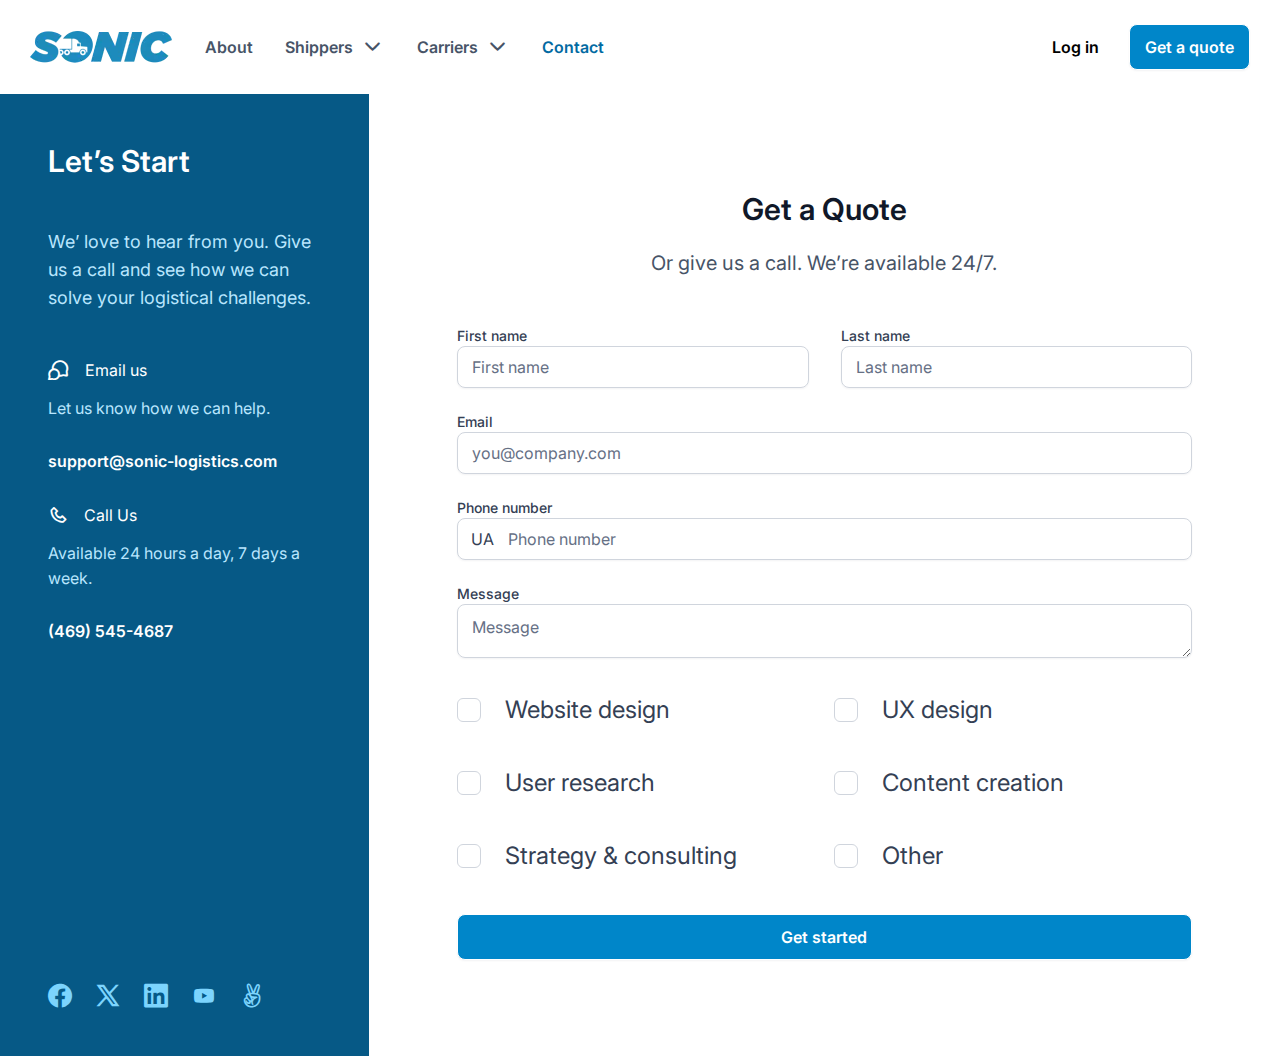
<file: contact.html>
<!DOCTYPE html>
<html lang="en">

<head>
	<title>Sonic Logistics | Contact</title>
	<meta charset="UTF-8">
	<meta name="format-detection" content="telephone=no">
	<!-- <style>body{opacity: 0;}</style> -->
	<link rel="stylesheet" href="css/style.min.css?_v=20240413003951">
	<link rel="shortcut icon" href="favicon.ico">
	<!-- <meta name="robots" content="noindex, nofollow"> -->
	<meta name="viewport" content="width=device-width, initial-scale=1.0">
</head>

<body>
	<div class="wrapper">
		<header class="header">
			<div class="header__container">
				<a href="index.html" class="header__logo"><img src="img/logo.webp" alt=""></a>
				<div class="header__menu menu">

					<nav class="menu__body">
						<ul class="menu__list">

							<li class="menu__item"><a href="about.html" class="menu__link">About</a></li>
							<li data-subMenu class="menu__item sub-menu">
								<a data-subMenu-title href="shippers.html" class="sub-menu__title "><span class="_icon-arrow-bottom"></span>Shippers</a>
								<ul data-subMenu-list hidden class="sub-menu__list">

									<li class="sub-menu__item"><a href="shippers.html#Transparency" class="sub-menu__link">Transparency</a>
									</li>
									<li class="sub-menu__item"><a href="shippers.html#Give" class="sub-menu__link">Give</a>
									</li>
									<li class="sub-menu__item"><a href="shippers.html#Features" class="sub-menu__link">Features</a>
									</li>
									<li class="sub-menu__item"><a href="shippers.html#OurStrategy" class="sub-menu__link">Our Strategy</a>
									</li>

								</ul>
							</li>
							<li data-subMenu class="menu__item sub-menu menu__item--parent">
								<a data-subMenu-title href="carriers.html" class="sub-menu__title "><span class="_icon-arrow-bottom"></span>Carriers</a>

								<ul data-subMenu-list hidden class="sub-menu__list">

									<li class="sub-menu__item"><a href="carriers.html#Features" class="sub-menu__link">Features</a>
									</li>

								</ul>

							</li>
							<li class="menu__item"><a href="contact.html" class="menu__link">Contact</a></li>

						</ul>
					</nav>
				</div>
				<div data-da=".menu__body,479,2" class="header__action action">
					<a href="#" class="action__link">Log in</a>
					<button class="action__button button ">Get a quote</button>
				</div>
				<button type="button" class="menu__icon icon-menu"><span></span></button>
			</div>
		</header>

		<!-- <div class="sub-menu">
	<a href="" class="sub-menu__title">Shippers</a>
	<ul class="sub-menu__list">
		<li class="sub-menu__item"><a href="#" class="sub-menu__link">Shippers</a>
		</li>
		<li class="sub-menu__item"><a href="#" class="sub-menu__link">Shippers</a>
		</li>
		<li class="sub-menu__item"><a href="#" class="sub-menu__link">Shippers</a>
		</li>
		<li class="sub-menu__item"><a href="#" class="sub-menu__link">Shippers</a>
		</li>
		<li class="sub-menu__item"><a href="#" class="sub-menu__link">Shippers</a>
		</li>
	</ul>
</div> -->
		<main class="page">
			<section class="page__contact-section section-contact">
				<aside class="section-contact__aside aside">
					<h2 class="aside__title title">Let’s Start</h2>
					<div class="aside__text">
						<p>We’ love to hear from you. Give us a call and see how we can solve your logistical
							challenges.
						</p>
					</div>
					<div class="aside__contact contact-aside">
						<div class="contact-aside__item">
							<h5 class="contact-aside__name _icon-chat">Email us</h5>
							<p class="contact-aside__text">Let us know how we can help.</p>
							<a href="mailto:support@sonic-logistics.com" class="contact-aside__link">support@sonic-logistics.com</a>
						</div>
						<div class="contact-aside__item">
							<h5 class="contact-aside__name _icon-bx-phone">Call Us</h5>
							<p class="contact-aside__text">Available 24 hours a day, 7 days a week.</p>
							<a href="tel:+4695454687" class="contact-aside__link">(469) 545-4687</a>
						</div>
					</div>
					<div class="aside__social social">
						<a href="#" class="social__link _icon-facebook"></a>
						<a href="#" class="social__link _icon-x"></a>
						<a href="#" class="social__link _icon-linkdin"></a>
						<a href="#" class="social__link _icon-youtube"></a>
						<a href="#" class="social__link _icon-vmeste"></a>
					</div>

				</aside>
				<div class="section-contact__contact contact-content">
					<div class="contact-content__container">
						<h2 class="contact-content__title title">Get a Quote</h2>
						<div class="contact-content__text text">
							<p>Or give us a call. We’re available 24/7.</p>
						</div>
						<form action="files/sendmail/sendmail.php" method="POST" class="contact-content__form form-contact">
							<div class="form-contact__row">
								<div class="form-contact__box-input ">
									<label for="First-name" class="form-contact__label">First name</label>
									<input type="text" required name="First-name" placeholder="First name" class="form-contact__input">
								</div>
								<div class="form-contact__box-input ">
									<label for="Last-name" class="form-contact__label">Last name</label>
									<input type="text" required name="Last-name" placeholder="Last name" class="form-contact__input">
								</div>
							</div>
							<div class="form-contact__box-input ">
								<label for="Email" class="form-contact__label">Email</label>
								<input type="text" required name="Email" placeholder="you@company.com" class="form-contact__input">
							</div>
							<div class="form-contact__box-input form-contact__box-input--tel">
								<label for="Tel" id="countryHighlight" class="form-contact__label">Phone number</label>
								<input type="namber" required id="phoneInput" name="Tel" placeholder="Phone number" class="form-contact__input">
								<span id="countryName" class="form-contact__country"> UA</span>
							</div>
							<div class="form-contact__box-input">
								<label for="Message" class="form-contact__label">Message</label>
								<textarea type="text" name="Message" placeholder="Message" class="form-contact__textarea"></textarea>
							</div>
							<div class="form-contact__checkbox checkbox">
								<div class="checkbox__box-input">
									<input type="checkbox" name="Website-design" id="Website-design" class="checkbox__input">
									<label for="Website-design" class="checkbox__label">
										<span></span>
										Website design
										<ins><i>Website design </i></ins>
									</label>
								</div>
								<div class="checkbox__box-input">
									<input type="checkbox" name="UX-design" id="UX-design" class="checkbox__input">
									<label for="UX-design" class="checkbox__label">
										<span></span>
										UX design
										<ins><i>UX design </i></ins>
									</label>
								</div>
								<div class="checkbox__box-input">
									<input type="checkbox" name="User-research" id="User-research" class="checkbox__input">
									<label for="User-research" class="checkbox__label">
										<span></span>
										User research
										<ins><i>User research </i></ins>
									</label>
								</div>
								<div class="checkbox__box-input">
									<input type="checkbox" name="Content-creation" id="Content-creation" class="checkbox__input">
									<label for="Content-creation" class="checkbox__label">

										<span></span>
										Content creation
										<ins><i>Content creation </i></ins>
									</label>
								</div>
								<div class="checkbox__box-input">
									<input type="checkbox" name="StrategyAndconsulting" id="StrategyAndconsulting" class="checkbox__input">
									<label for="StrategyAndconsulting" class="checkbox__label">
										<span></span>
										Strategy & consulting
										<ins><i>Strategy & consulting </i></ins>
									</label>
								</div>
								<div class="checkbox__box-input">
									<input type="checkbox" name="Other" id="Other" class="checkbox__input">
									<label for="Other" class="checkbox__label">
										<span></span>
										Other
										<ins><i>Other </i></ins>
									</label>
								</div>

							</div>

							<button type="submit" class="form-contact__button button">Get started</button>
						</form>
					</div>
				</div>
			</section>
		</main>

	</div>
	<script src="js/app.min.js?_v=20240413003951"></script>
</body>

</html>
</file>
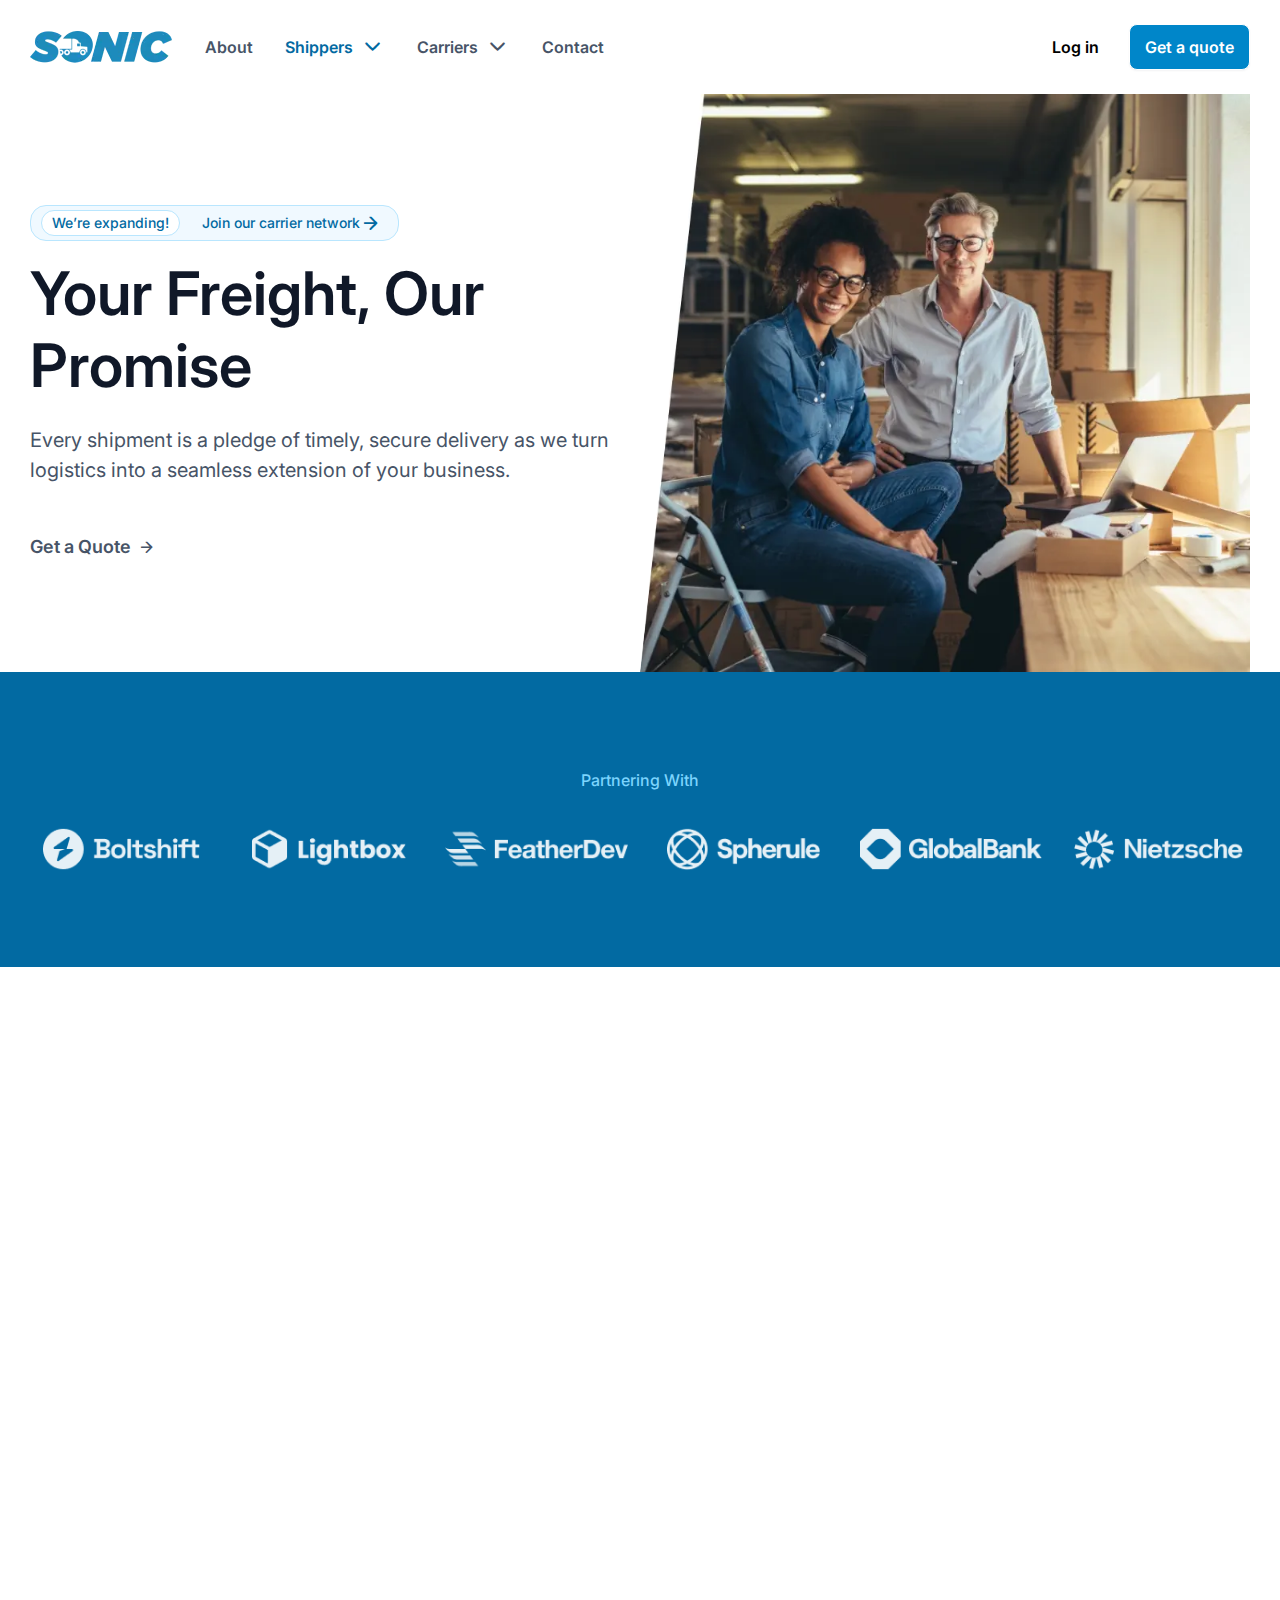
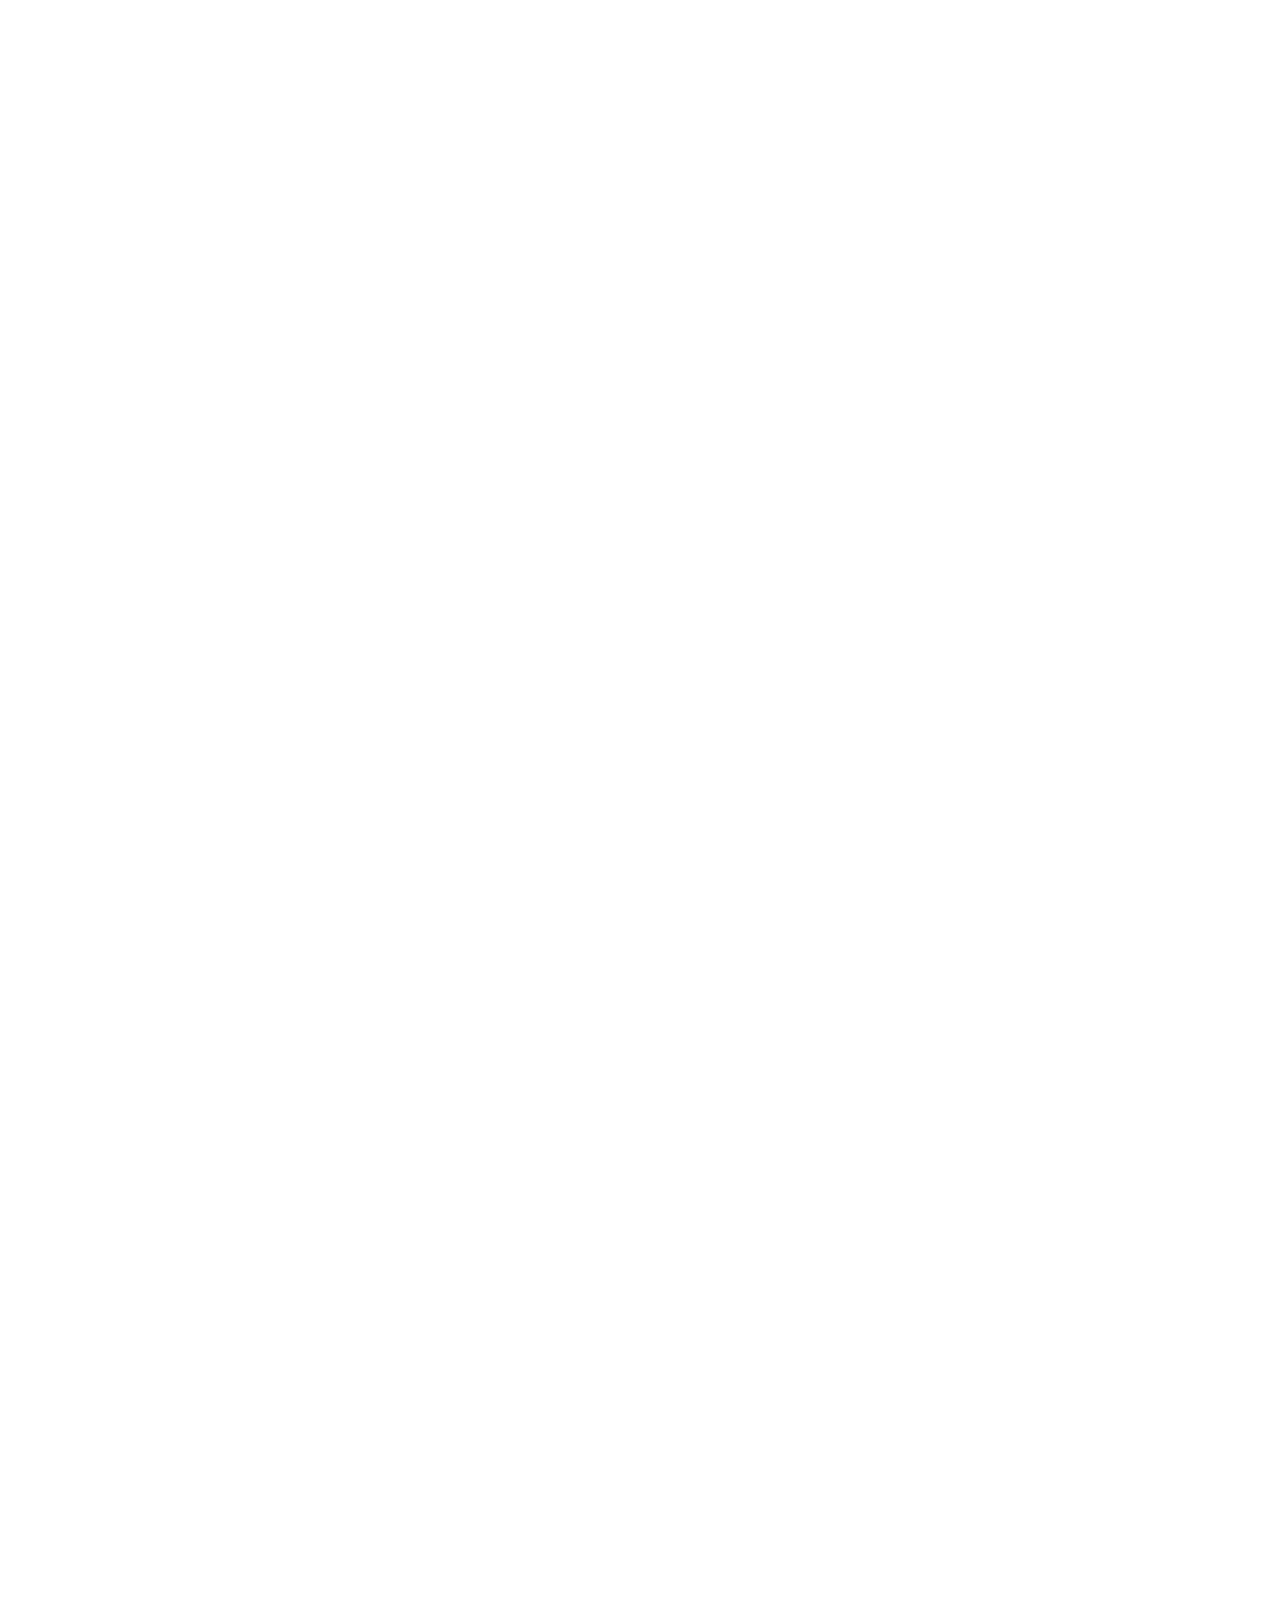
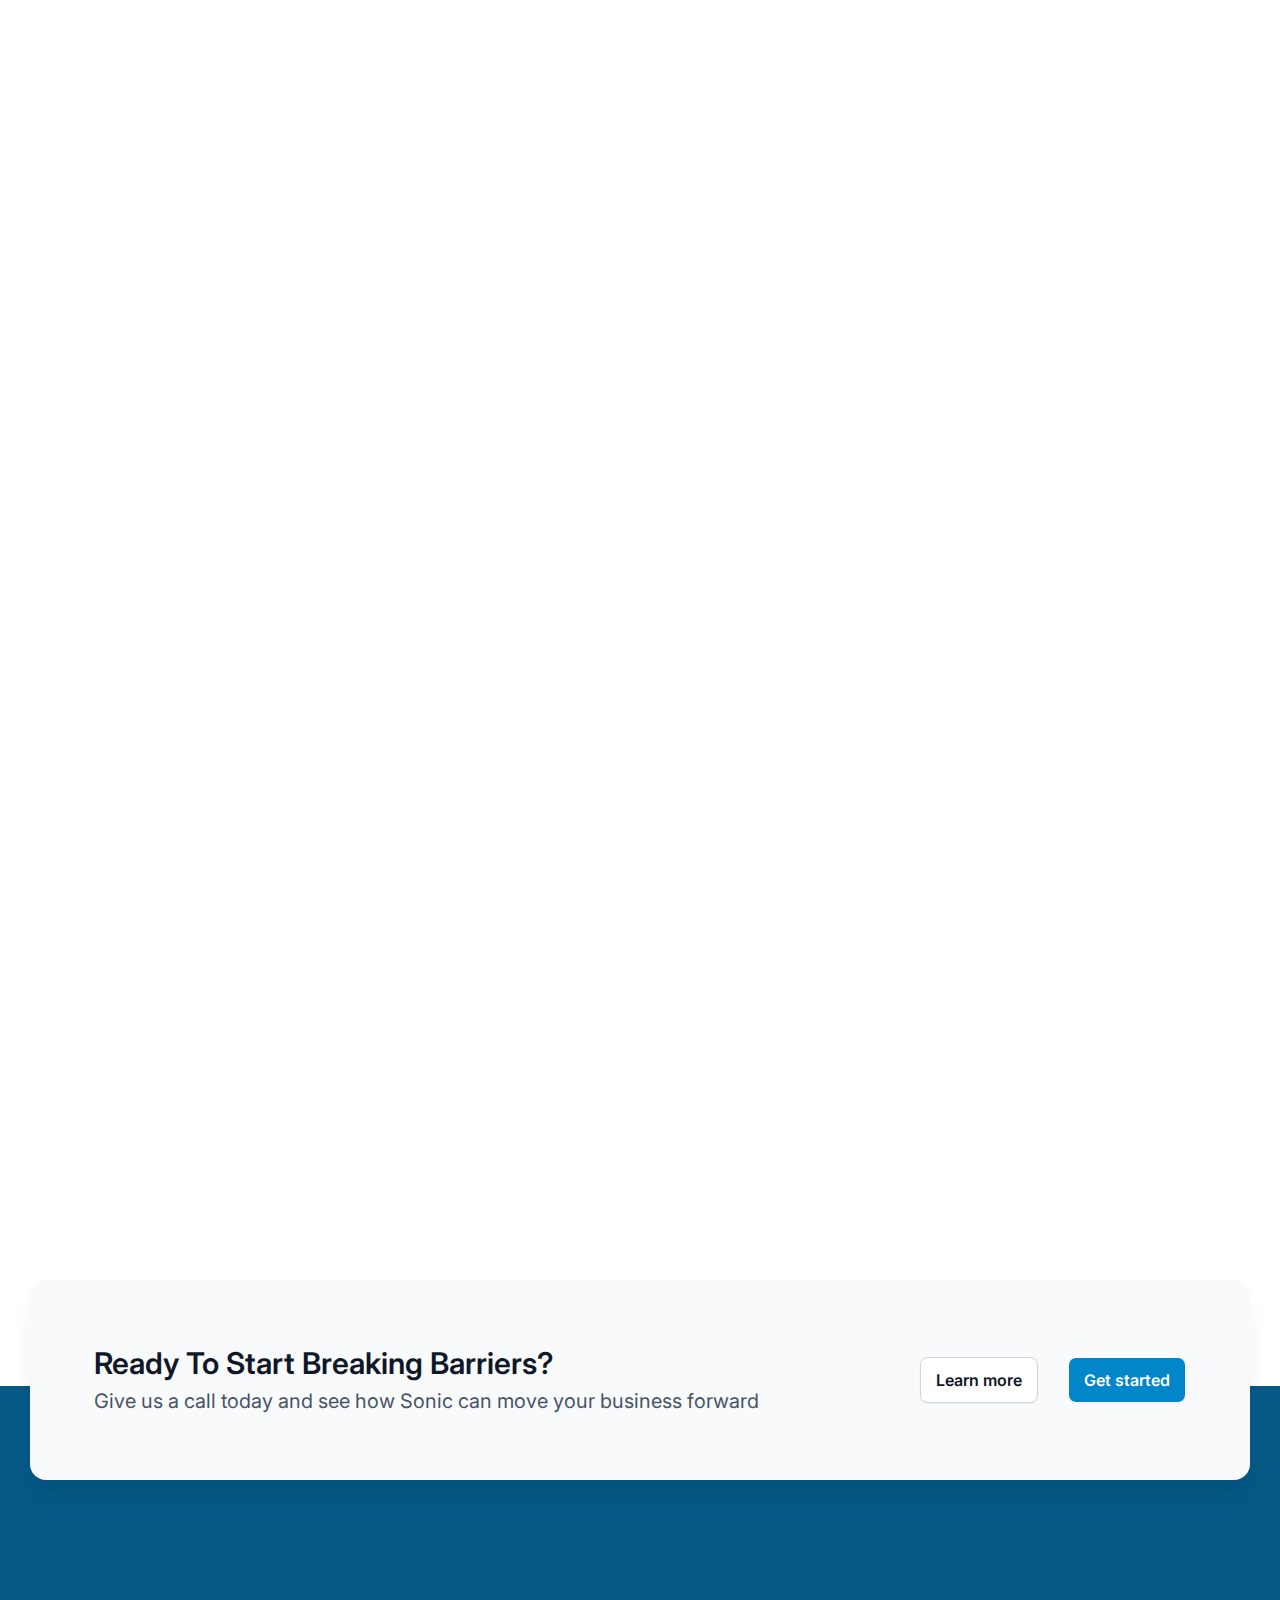
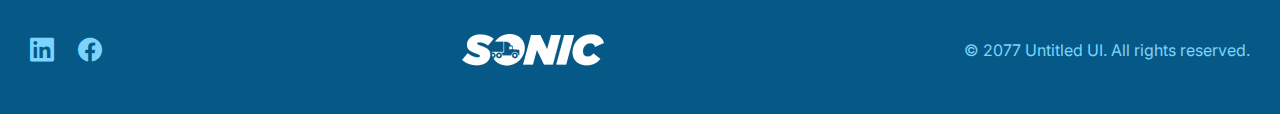
<file: shippers.html>
<!DOCTYPE html>
<html lang="en">

<head>
	<title>Sonic Logistics | Shippers</title>
	<meta charset="UTF-8">
	<meta name="format-detection" content="telephone=no">
	<!-- <style>body{opacity: 0;}</style> -->
	<link rel="stylesheet" href="css/style.min.css?_v=20240413003951">
	<link rel="shortcut icon" href="favicon.ico">
	<!-- <meta name="robots" content="noindex, nofollow"> -->
	<meta name="viewport" content="width=device-width, initial-scale=1.0">
</head>

<body>
	<div class="wrapper">
		<header class="header">
			<div class="header__container">
				<a href="index.html" class="header__logo"><img src="img/logo.webp" alt=""></a>
				<div class="header__menu menu">

					<nav class="menu__body">
						<ul class="menu__list">

							<li class="menu__item"><a href="about.html" class="menu__link">About</a></li>
							<li data-subMenu class="menu__item sub-menu">
								<a data-subMenu-title href="shippers.html" class="sub-menu__title "><span class="_icon-arrow-bottom"></span>Shippers</a>
								<ul data-subMenu-list hidden class="sub-menu__list">

									<li class="sub-menu__item"><a href="shippers.html#Transparency" class="sub-menu__link">Transparency</a>
									</li>
									<li class="sub-menu__item"><a href="shippers.html#Give" class="sub-menu__link">Give</a>
									</li>
									<li class="sub-menu__item"><a href="shippers.html#Features" class="sub-menu__link">Features</a>
									</li>
									<li class="sub-menu__item"><a href="shippers.html#OurStrategy" class="sub-menu__link">Our Strategy</a>
									</li>

								</ul>
							</li>
							<li data-subMenu class="menu__item sub-menu menu__item--parent">
								<a data-subMenu-title href="carriers.html" class="sub-menu__title "><span class="_icon-arrow-bottom"></span>Carriers</a>

								<ul data-subMenu-list hidden class="sub-menu__list">

									<li class="sub-menu__item"><a href="carriers.html#Features" class="sub-menu__link">Features</a>
									</li>

								</ul>

							</li>
							<li class="menu__item"><a href="contact.html" class="menu__link">Contact</a></li>

						</ul>
					</nav>
				</div>
				<div data-da=".menu__body,479,2" class="header__action action">
					<a href="#" class="action__link">Log in</a>
					<button class="action__button button ">Get a quote</button>
				</div>
				<button type="button" class="menu__icon icon-menu"><span></span></button>
			</div>
		</header>

		<!-- <div class="sub-menu">
	<a href="" class="sub-menu__title">Shippers</a>
	<ul class="sub-menu__list">
		<li class="sub-menu__item"><a href="#" class="sub-menu__link">Shippers</a>
		</li>
		<li class="sub-menu__item"><a href="#" class="sub-menu__link">Shippers</a>
		</li>
		<li class="sub-menu__item"><a href="#" class="sub-menu__link">Shippers</a>
		</li>
		<li class="sub-menu__item"><a href="#" class="sub-menu__link">Shippers</a>
		</li>
		<li class="sub-menu__item"><a href="#" class="sub-menu__link">Shippers</a>
		</li>
	</ul>
</div> -->
		<main class="page">
			<section data-watch data-watch-once data-watch-threshold=".2" class="page__hero hero">
				<div class="hero__container">
					<div class="hero__content ">
						<div class="hero__links">
							<p class="hero__text-label">We’re expanding!</p>
							<a href="" class="hero__link _icon-arrow-right">Join our carrier network </a>
						</div>
						<h1 class="hero__title">Your Freight, Our Promise</h1>
						<div class="hero__text text">
							<p>Every shipment is a pledge of timely, secure delivery as we turn logistics into a
								seamless extension of your business.
							</p>
						</div>
						<div class="hero__action action">
							<a href="#" class="action__link link _icon-arrow-right">Get a Quote</a>
						</div>
					</div>
					<div class="hero__images">
						<img src="img/shippers/01.webp" alt="Image">
					</div>

				</div>
			</section>
			<div data-watch data-watch-once data-watch-threshold=".2" class="page__partnering partnering">
				<div class="partnering__container">
					<h6 class="partnering__title">Partnering With</h6>
					<ul class="partnering__list">
						<li class="partnering__item">
							<img src="img/partnering/01.webp" alt="Image">
						</li>
						<li class="partnering__item">
							<img src="img/partnering/02.webp" alt="Image">
						</li>
						<li class="partnering__item">
							<img src="img/partnering/03.webp" alt="Image">
						</li>
						<li class="partnering__item">
							<img src="img/partnering/04.webp" alt="Image">
						</li>
						<li class="partnering__item">
							<img src="img/partnering/05.webp" alt="Image">
						</li>
						<li class="partnering__item">
							<img src="img/partnering/06.webp" alt="Image">
						</li>
					</ul>
				</div>
			</div>
			<section data-watch data-watch-once data-watch-threshold=".2" id="Transparency" class="page__transparency transparency">
				<div class="transparency__container">
					<span class="transparency__label">Clear and simple</span>
					<h2 class="transparency__title title">Complete Transparency in Your Logistics Workflow</h2>
					<div class="transparency__text text">
						<p>Our TMS offers real-time tracking and efficient route planning, ensuring you're always in the
							loop and ahead of the curve.</p>
					</div>
					<div class="transparency__images">
						<img src="img/shippers/transparency/screen02.webp" alt="Image">
					</div>
				</div>
			</section>
			<div data-watch data-watch-once data-watch-threshold=".2" id="Give" class="page__give give">
				<div class="give__container">
					<div class="give__body">
						<h3 class="give__title">“Give me your monnneeeyyyyy!!”</h3>
						<div class="give__avatar">
							<img src="img/shippers/give/avatar.webp" alt="Image">
						</div>
						<h6 class="give__name">Matt Elquza</h6>
						<p class="give__position">Director of Operations</p>
					</div>
				</div>
			</div>
			<section data-watch data-watch-once data-watch-threshold=".2" id="Features" class="page__advantages advantages">
				<div class="advantages__container">
					<span class="advantages__label label">Features</span>
					<h2 class="advantages__title title">Dedicated Support, Year Round</h2>
					<div class="advantages__text text">
						<p>America moves on trucks, but trucks don’t roll without freight. We're on standby 24/7, 365 days a year, ensuring your freight finds its way with the right trucks.
						</p>
					</div>
					<div class="advantages__content">
						<div class="advantages__item item-advantages item-advantages--reverse">
							<div class="item-advantages__content">
								<div class="item-advantages__icon">
									<img src="img/shippers/features/chat.svg" alt="Image">
								</div>
								<h4 class="item-advantages__title">Customized Logistics Expertise</h4>
								<div class="item-advantages__text text">
									<p>From small startups to major enterprises, our logistics solutions are designed to scale with your business.</p>
								</div>
								<ul class="item-advantages__list">
									<li class="_icon-ok">Optimize your supply chain with smart, scalable solutions.</li>
									<li class="_icon-ok">Diverse solutions for many industries.</li>
									<li class="_icon-ok">Enhance efficiency with our advanced Transportation Management System (TMS).</li>
								</ul>

							</div>
							<div class="item-advantages__image">
								<img src="img/shippers/features/01.webp" alt="Image">
							</div>
						</div>
						<div class="advantages__item item-advantages ">
							<div class="item-advantages__content">
								<div class="item-advantages__icon">
									<img src="img/shippers/features/lightning.svg" alt="Image">
								</div>
								<h4 class="item-advantages__title">Round-the-Clock Single Contact Convenience</h4>
								<div class="item-advantages__text text">
									<p>Experience seamless coordination with a dedicated point of contact available 24/7 for all your logistics needs.</p>
								</div>
								<ul class="item-advantages__list">
									<li class="_icon-ok">One contact, all solutions – simplifying communication.</li>
									<li class="_icon-ok">Immediate response times, any hour, any day.</li>
									<li class="_icon-ok">Personalized updates from a team that knows your business.</li>
								</ul>


							</div>
							<div class="item-advantages__image">
								<img src="img/shippers/features/02.webp" alt="Image">
							</div>
						</div>
					</div>

				</div>
			</section>

			<section data-watch data-watch-once data-watch-threshold=".2" id="OurStrategy" class="page__barrier-breaking barrier-breaking">
				<div class="barrier-breaking__container">
					<span class="barrier-breaking__label label">Our Strategy</span>
					<h2 class="barrier-breaking__title title">Barrier Breaking Solutions</h2>
					<div class="barrier-breaking__text text">
						<p>Customized logistics and transportation solutions designed to optimize your supply chain.
							Committed to reliability and efficiency, we're the trusted partner for businesses
							nationwide.</p>
					</div>
					<ul class="barrier-breaking__items">
						<li class="barrier-breaking__item item-barrier-breaking">
							<div class="item-barrier-breaking__icon">
								<img src="img/barrier-breaking/01.svg" alt="Image">
							</div>
							<h5 class="item-barrier-breaking__name">Drayage</h5>
							<div class="item-barrier-breaking__text text">
								<p>
									Customized logistics and transportation solutions designed to optimize your supply
									chain. Committed to reliability and efficiency, we're the trusted partner for
									businesses nationwide.
								</p>
							</div>
							<a href="#" class="item-barrier-breaking__link link link--blue _icon-arrow-right">Learn
								more</a>
						</li>
						<li class="barrier-breaking__item item-barrier-breaking">
							<div class="item-barrier-breaking__icon">
								<img src="img/barrier-breaking/02.svg" alt="Image">
							</div>
							<h5 class="item-barrier-breaking__name">FTL Shipping (Full Truckload)</h5>
							<div class="item-barrier-breaking__text text">
								<p>
									Perfect for larger, bulk shipments that fill a truck, or when you need a truck
									dedicated to your goods for privacy or speed.
								</p>
							</div>
							<a href="#" class="item-barrier-breaking__link link link--blue _icon-arrow-right">Learn
								more</a>
						</li>
						<li class="barrier-breaking__item item-barrier-breaking">
							<div class="item-barrier-breaking__icon">
								<img src="img/barrier-breaking/03.svg" alt="Image">
							</div>
							<h5 class="item-barrier-breaking__name">LTL Shipping (Less Than Truckload)</h5>
							<div class="item-barrier-breaking__text text">
								<p>
									Ideal for smaller shipments, LTL allows you to save by sharing trailer space, making
									it a cost-effective choice for not filling a full truck.
								</p>
							</div>
							<a href="#" class="item-barrier-breaking__link link link--blue _icon-arrow-right">Learn
								more</a>
						</li>
						<li class="barrier-breaking__item item-barrier-breaking">
							<div class="item-barrier-breaking__icon">
								<img src="img/barrier-breaking/04.svg" alt="Image">
							</div>
							<h5 class="item-barrier-breaking__name">Expedited Shipping</h5>
							<div class="item-barrier-breaking__text text">
								<p>
									When time is of the essence, expedited shipping ensures your shipments arrive
									swiftly and on schedule.
								</p>
							</div>
							<a href="#" class="item-barrier-breaking__link link link--blue _icon-arrow-right">Learn
								more</a>
						</li>
						<li class="barrier-breaking__item item-barrier-breaking">
							<div class="item-barrier-breaking__icon">
								<img src="img/barrier-breaking/05.svg" alt="Image">
							</div>
							<h5 class="item-barrier-breaking__name">Warehousing and Distribution</h5>
							<div class="item-barrier-breaking__text text">
								<p>
									Beyond storage, we manage your inventory and take care of order fulfillment,
									streamlining your supply chain.
								</p>
							</div>
							<a href="#" class="item-barrier-breaking__link link link--blue _icon-arrow-right">Learn
								more</a>
						</li>
						<li class="barrier-breaking__item item-barrier-breaking">
							<div class="item-barrier-breaking__icon">
								<img src="img/barrier-breaking/06.svg" alt="Image">
							</div>
							<h5 class="item-barrier-breaking__name">Cross-Docking</h5>
							<div class="item-barrier-breaking__text text">
								<p>
									Minimize handling and storage by directly transferring shipments from incoming to
									outgoing vehicles, cutting costs and saving time.
								</p>
							</div>
							<a href="#" class="item-barrier-breaking__link link link--blue _icon-arrow-right">Learn
								more</a>
						</li>

					</ul>
				</div>
			</section>



		</main>
		<footer class="footer">
			<div class="footer__container">
				<div class="footer__top top-footer">
					<div class="top-footer__content">
						<h2 class="top-footer__title title">Ready To Start Breaking Barriers?</h2>
						<div class="top-footer__text text">
							<p>
								Give us a call today and see how Sonic can move your business forward
							</p>
						</div>
					</div>
					<div class="top-footer__action action">
						<button class="action__button button  button--border ">Learn more</button>
						<button class="action__button button ">Get started</button>
					</div>
				</div>
				<div class="footer__bottom">
					<div class="footer__social social">
						<a href="" class="social__link _icon-linkdin"></a>
						<a href="" class="social__link _icon-facebook"></a>
					</div>
					<a href="" class="footer__logo"><img src="img/logo-white.webp" alt=""></a>
					<div class="footer__copi">
						<p>© 2077 Untitled UI. All rights reserved.</p>
					</div>
				</div>
			</div>
		</footer>
	</div>
	<script src="js/app.min.js?_v=20240413003951"></script>
</body>

</html>
</file>
<file: css/style.min.css>
@import url(https://fonts.googleapis.com/css?family=Inter:regular,500,600&display=swap);@font-face{font-family:icons;font-display:swap;src:url(../fonts/icons.woff2) format("woff2"),url(../fonts/icons.woff) format("woff");font-weight:400;font-style:normal}[class*=_icon-]:before{font-family:icons;font-style:normal;font-weight:400;font-variant:normal;text-transform:none;line-height:1;-webkit-font-smoothing:antialiased;-moz-osx-font-smoothing:grayscale}[class*=_icon-]:before{display:block}._icon-track:before{content:"\e906"}._icon-dribble:before{content:"\e900"}._icon-bx-phone:before{content:"\e913"}._icon-arrow-right:before{content:"\e901"}._icon-chat:before{content:"\e903"}._icon-auto-bus:before{content:"\e904"}._icon-chat2:before{content:"\e907"}._icon-arrow-bottom:before{content:"\e908"}._icon-ok:before{content:"\e90a"}._icon-facebook:before{content:"\e90b"}._icon-git:before{content:"\e90c"}._icon-lightning:before{content:"\e90d"}._icon-linkdin:before{content:"\e90e"}._icon-shop:before{content:"\e90f"}._icon-vmeste:before{content:"\e911"}._icon-x:before{content:"\e912"}._icon-youtube:before{content:"\e902"}:root{--bg-primary:rgb(6, 89, 134);--bg-secondary:rgb(249, 250, 251);--text-primary:rgb(16, 24, 40);--text-secondary:rgb(71, 84, 103);--text-accent:rgb(2, 106, 162);--text-inverse:rgb(255, 255, 255);--text-hover:rgb(124, 212, 253)}*{padding:0;margin:0;border:0}*,*::after,*::before{box-sizing:border-box}*::after,*::before{display:inline-block}body,html{height:100%;min-width:320px}body{color:#000;line-height:1;font-family:Inter;font-size:1rem;-ms-text-size-adjust:100%;-moz-text-size-adjust:100%;-webkit-text-size-adjust:100%;-webkit-font-smoothing:antialiased;-moz-osx-font-smoothing:grayscale}button,input,textarea{font-family:Inter;font-size:inherit;line-height:inherit;color:inherit;background-color:transparent}input,textarea{width:100%}button,option,select{cursor:pointer}a{display:inline-block;color:inherit;text-decoration:none}ul li{list-style:none}img{vertical-align:top}h1,h2,h3,h4,h5,h6{font-weight:inherit;font-size:inherit}.lock body{overflow:hidden;touch-action:none;-ms-scroll-chaining:none;overscroll-behavior:none}.wrapper{min-height:100%;display:flex;flex-direction:column;overflow:hidden}@supports (overflow:clip){.wrapper{overflow:clip}}.wrapper > main{flex:1 1 auto}.wrapper > *{min-width:0}[class*=__container]{max-width:78.25rem;margin:0 auto;padding:0 1rem}input[type=checkbox]{height:0;width:0}input[type=checkbox] + label{position:relative;display:flex;margin:.6em 0;align-items:center;color:#344054;transition:color 250ms cubic-bezier(.4,0,.23,1);text-wrap:nowrap}input[type=checkbox] + label > ins{position:absolute;display:block;bottom:0;left:2em;height:0;width:100%;overflow:hidden;text-decoration:none;transition:height .3s cubic-bezier(.4,0,.23,1)}input[type=checkbox] + label > ins > i{position:absolute;bottom:0;font-style:normal;color:var(--bg-primary)}input[type=checkbox] + label > span{display:flex;justify-content:center;align-items:center;margin-right:1em;width:1em;height:1em;background:0 0;border:1px solid #d0d5dd;border-radius:6px;cursor:pointer;transition:all 250ms cubic-bezier(.4,0,.23,1)}input[type=checkbox] + label:hover,input[type=checkbox]:focus + label{color:var(--text-hover)}input[type=checkbox] + label:hover > span,input[type=checkbox]:focus + label > span{background:rgba(255,255,255,.1)}input[type=checkbox]:checked + label > ins{height:100%}input[type=checkbox]:checked + label > span{border:.5em solid var(--text-hover);-webkit-animation:shrink-bounce .2s cubic-bezier(.4,0,.23,1);animation:shrink-bounce .2s cubic-bezier(.4,0,.23,1)}input[type=checkbox]:checked + label > span:before{content:"";position:absolute;top:.8rem;left:.4rem;border-right:3px solid transparent;border-bottom:2px solid transparent;-webkit-transform:rotate(45deg);transform:rotate(45deg);-webkit-transform-origin:0 100%;transform-origin:0 100%;-webkit-animation:checkbox-check 125ms 250ms cubic-bezier(.4,0,.23,1) forwards;animation:checkbox-check 125ms 250ms cubic-bezier(.4,0,.23,1) forwards}@-webkit-keyframes shrink-bounce{0%{-webkit-transform:scale(1);transform:scale(1)}33%{-webkit-transform:scale(.85);transform:scale(.85)}100%{-webkit-transform:scale(1);transform:scale(1)}}@keyframes shrink-bounce{0%{-webkit-transform:scale(1);transform:scale(1)}33%{-webkit-transform:scale(.85);transform:scale(.85)}100%{-webkit-transform:scale(1);transform:scale(1)}}@-webkit-keyframes checkbox-check{0%{width:0;height:0;border-color:#212121;-webkit-transform:translate3d(0,0,0) rotate(45deg);transform:translate3d(0,0,0) rotate(45deg)}33%{width:.2em;height:0;-webkit-transform:translate3d(0,0,0) rotate(45deg);transform:translate3d(0,0,0) rotate(45deg)}100%{width:.2em;height:.5em;border-color:#212121;-webkit-transform:translate3d(0,-.5em,0) rotate(45deg);transform:translate3d(0,-.5em,0) rotate(45deg)}}@keyframes checkbox-check{0%{width:0;height:0;border-color:#212121;-webkit-transform:translate3d(0,0,0) rotate(45deg);transform:translate3d(0,0,0) rotate(45deg)}33%{width:.2em;height:0;-webkit-transform:translate3d(0,0,0) rotate(45deg);transform:translate3d(0,0,0) rotate(45deg)}100%{width:.2em;height:.5em;border-color:#212121;-webkit-transform:translate3d(0,-.5em,0) rotate(45deg);transform:translate3d(0,-.5em,0) rotate(45deg)}}.menu__list{display:flex;flex-wrap:wrap}.menu__item{text-align:left;color:#475467;font-weight:600;line-height:1.5;position:relative}.menu__item::after{content:"";position:absolute;width:100%;top:100%;left:0;width:0;height:.125rem;background-color:var(--bg-primary);transition:all .3s}.icon-menu{display:none}.menu-active{color:var(--text-accent)}.sub-menu{position:relative}.sub-menu__title{display:flex;flex-direction:row-reverse;justify-content:center;align-items:center;gap:.4375rem}.sub-menu__title span::before{padding:.3125rem;transition:all .5s;font-size:.625rem}.sub-menu__list{position:absolute;top:30px;right:0;padding:.9375rem;z-index:1;background-color:var(--text-hover);border-bottom:.0625rem solid var(--text-accent)}.sub-menu__item{color:var(--text-inverse)}.sub-menu__item:not(:last-child){margin-bottom:1.25rem}.sub-menu__link{color:var(--text-primary);font-weight:600;line-height:1.5}.sub-menu-active .sub-menu__title span::before{-webkit-transform:rotateX(180deg);transform:rotateX(180deg)}.ibg{width:100%;height:100%;-o-object-fit:cover;object-fit:cover}.ibg--top{-o-object-position:top;object-position:top}.ibg--bottom{-o-object-position:bottom;object-position:bottom}.ibg--left{-o-object-position:left;object-position:left}.ibg--right{-o-object-position:right;object-position:right}.ibg--contain{-o-object-fit:contain;object-fit:contain}.action{display:flex;justify-content:center;align-items:center;flex-wrap:wrap}.action__link{font-weight:600;line-height:1.5;transition:color .3s}.button{color:var(--text-inverse);padding:.625rem .9375rem;border:.0625rem solid;border-radius:8px;box-shadow:0 1px 2px 0 rgba(16,24,40,.05);background-color:#0086c9;font-weight:600;line-height:1.5;transition:all .3s}.button--border{display:flex;justify-content:center;align-items:center;gap:.875rem;color:var(--text-primary);border-color:#d0d5dd;background-color:var(--text-inverse)}.link{display:flex;flex-direction:row-reverse;gap:.625rem;justify-content:center;align-items:center;color:var(--text-secondary);font-size:1.125rem;font-weight:600;line-height:1.5;transition:all .3s}.link::before{font-size:.75rem;margin-top:.125rem}.link--blue{font-size:1rem;color:var(--text-accent)}.label{display:inline-block;color:var(--text-accent);font-weight:600;line-height:1.5}.title{color:var(--text-primary);font-weight:600;line-height:1.266667}.text{color:var(--text-secondary);font-size:1.25rem;font-weight:400;line-height:1.5}.social{display:flex;gap:1.5rem}.social__link{font-size:1.5rem;color:var(--text-hover);transition:color .3s}.hero{-webkit-animation:opacity .8s forwards;animation:opacity .8s forwards;padding-top:5.875rem}.hero__container{display:flex}.hero__content{flex:1 1 50%;display:flex;flex-direction:column;align-items:flex-start;justify-content:center;position:relative;z-index:2}.hero__links{padding:.25rem .625rem;display:flex;flex-wrap:wrap;border:.0625rem solid #b9e6fe;border-radius:1rem;background-color:#f0f9ff;gap:.75rem}.hero__links:not(:last-child){margin-bottom:1rem}.hero__text-label{padding:.125rem .625rem;color:var(--text-accent);font-size:.875rem;font-weight:500;line-height:1.428571;display:flex;flex-direction:row-reverse;justify-content:center;align-items:center;gap:.25rem;transition:all .3s;border:.0625rem solid #b9e6fe;border-radius:1rem;background-color:var(--text-inverse)}.hero__link{padding:.125rem .625rem;color:var(--text-accent);font-size:.875rem;font-weight:500;line-height:1.428571;display:flex;flex-direction:row-reverse;justify-content:center;align-items:center;gap:.25rem;transition:all .3s}.hero__link::before{margin-top:.125rem}.hero__title{color:var(--text-primary);font-weight:600;line-height:1.2}.hero__images{flex:1 1 50%}.hero__images img{width:100%;height:100%;-o-object-fit:cover;object-fit:cover}@-webkit-keyframes opacity{0%{opacity:0;-webkit-transform:translate(0,-6.25rem);transform:translate(0,-6.25rem)}100%{opacity:1;-webkit-transform:translate(0,0);transform:translate(0,0)}}@keyframes opacity{0%{opacity:0;-webkit-transform:translate(0,-6.25rem);transform:translate(0,-6.25rem)}100%{opacity:1;-webkit-transform:translate(0,0);transform:translate(0,0)}}.partnering{opacity:0;-webkit-transform:translate(0,6.25rem);transform:translate(0,6.25rem);background-color:var(--text-accent)}.partnering__title{text-align:center;color:var(--text-hover);font-weight:500;line-height:1.5}.partnering__list{display:grid;gap:1.5rem;grid-template-columns:repeat(auto-fit,minmax(6.25rem,1fr))}.partnering__item{aspect-ratio:198/48}.partnering__item img{width:100%;height:100%;-o-object-fit:contain;object-fit:contain}.header{position:fixed;width:100%;z-index:100;padding:1.5rem 0;background-color:#fff;min-height:4.125rem;transition:padding .3s}.header__container{min-height:100%;display:flex;justify-content:center;align-items:center}.header__logo{position:relative;z-index:101;aspect-ratio:132/32}.header__logo img{width:100%;height:100%;-o-object-fit:contain;object-fit:contain}.header__menu{flex:1 1 auto}.header__action{position:relative;z-index:101;flex-wrap:nowrap;text-wrap:nowrap}._header-scroll{padding:.625rem 0}.footer{margin-top:10.375rem;background-color:var(--bg-primary)}.footer__bottom{display:flex;align-items:center;justify-content:space-between;flex-wrap:wrap;gap:1.25rem}.footer__logo{aspect-ratio:142/32}.footer__logo img{width:100%;height:100%;-o-object-fit:contain;object-fit:contain}.footer__copi{color:var(--text-hover);font-weight:400;line-height:1.5}.top-footer{-webkit-transform:translateY(-6.625rem);transform:translateY(-6.625rem);background-color:var(--bg-secondary);border-radius:1rem;box-shadow:0 8px 8px -4px rgba(16,24,40,.03),0 20px 24px -4px rgba(16,24,40,.08);display:flex;flex-wrap:wrap;gap:1.25rem}.top-footer__content{flex:1 1 auto}.top-footer__title:not(:last-child){margin-bottom:.25rem}.barrier-breaking{opacity:0;-webkit-transform:translate(0,6.25rem);transform:translate(0,6.25rem)}.barrier-breaking__label:not(:last-child){margin-bottom:.75rem}.barrier-breaking__title:not(:last-child){margin-bottom:1.25rem}.barrier-breaking__items{display:grid;gap:2rem;grid-template-columns:repeat(auto-fill,minmax(24rem,1fr))}.item-barrier-breaking{display:grid;justify-items:start}.item-barrier-breaking__icon{display:flex;justify-content:center;align-items:center;width:3rem;height:3rem;border:.5rem solid #f0f9ff;border-radius:50%;background:#e0f2fe}.item-barrier-breaking__icon img{width:1.25rem;height:1.25rem;-o-object-fit:contain;object-fit:contain}.item-barrier-breaking__icon:not(:last-child){margin-bottom:1.25rem}.item-barrier-breaking__name{color:var(--text-primary);font-size:1.25rem;font-weight:600;line-height:1.5}.item-barrier-breaking__name:not(:last-child){margin-bottom:.5rem}.item-barrier-breaking__text{font-size:1rem}.item-barrier-breaking__text:not(:last-child){margin-bottom:1.25rem}.item-barrier-breaking__link:not(:last-child){margin-bottom:.625rem}.promise{opacity:0;-webkit-transform:translate(0,6.25rem);transform:translate(0,6.25rem);background-color:var(--text-accent)}.promise__container{display:flex}.promise__content{flex:0 1 50%;display:flex;flex-direction:column}.promise__label{color:var(--text-inverse)}.promise__title{color:var(--text-inverse)}.promise__text{color:#b9e6fe}.promise__action{align-self:start}.promise__images{display:grid;gap:1rem;grid-template-columns:repeat(auto-fit,minmax(8.125rem,1fr))}.promise__image{display:flex;width:100%;height:100%}.promise__image picture{display:inline}.promise__image img,.promise__image source{width:100%;height:100%;-o-object-fit:cover;object-fit:cover}.advantages{opacity:0;-webkit-transform:translate(0,6.25rem);transform:translate(0,6.25rem)}.advantages__container{display:flex;flex-direction:column;align-items:center;text-align:center;justify-content:center}.advantages__label{max-width:48rem}.advantages__label:not(:last-child){margin-bottom:.75rem}.advantages__title{max-width:48rem}.advantages__title:not(:last-child){margin-bottom:1.25rem}.advantages__text{max-width:48rem}.advantages__content{display:flex;flex-direction:column}.item-advantages{display:flex}.item-advantages--reverse:nth-child(even){flex-direction:row-reverse}.item-advantages:nth-child(odd){flex-direction:row-reverse}.item-advantages__content{display:flex;flex:0 1 50%;flex-direction:column;justify-content:center;align-items:flex-start}.item-advantages__icon{display:flex;justify-content:center;align-items:center;width:3rem;height:3rem;border:.5rem solid #f0f9ff;border-radius:1.75rem;background:#e0f2fe}.item-advantages__icon img{width:1.125rem;height:1.125rem;-o-object-fit:contain;object-fit:contain}.item-advantages__title{color:var(--text-primary);font-weight:600;line-height:1.266667;text-align:left}.item-advantages__title:not(:last-child){margin-bottom:1rem}.item-advantages__text{text-align:left}.item-advantages__list li{color:var(--text-secondary);font-size:1.125rem;font-weight:400;line-height:1.555556;text-align:left;display:flex;gap:.75rem}.item-advantages__list li:not(:last-child){margin-bottom:1.25rem}.item-advantages__list li::before{color:var(--text-accent);font-size:.875rem;display:flex;justify-content:center;align-items:center;min-width:1.75rem;width:1.75rem;height:1.75rem;flex-basis:1.75rem;border-radius:50%;background-color:#e0f2fe}.item-advantages__action:not(:last-child){margin-bottom:1rem}.item-advantages__image{flex:1 1 100%}.item-advantages__image--decor img{position:relative;z-index:1;aspect-ratio:480/320;background-color:#f2f4f7;border-radius:.375rem;border:.25rem solid}.item-advantages__image img{width:100%;height:100%;-o-object-fit:contain;object-fit:contain}.tagline{opacity:0;-webkit-transform:translate(0,6.25rem);transform:translate(0,6.25rem);background:var(--bg-secondary)}.tagline__label:not(:last-child){margin-bottom:.75rem}.tagline__info{display:flex}.tagline__content{display:flex;align-items:center}.tagline__list{display:grid;gap:2rem;grid-template-columns:repeat(auto-fill,minmax(16.5rem,1fr))}.tagline__images img{width:100%;height:100%;-o-object-fit:cover;object-fit:cover}.item-tagline{text-align:center}.item-tagline__count{display:inline-block;color:var(--text-accent);font-size:3.75rem;font-weight:600;line-height:1.2}.item-tagline__count:not(:last-child){margin-bottom:.75rem}.item-tagline__title{color:var(--text-primary);font-size:1.125rem;font-weight:600;line-height:1.555556}.item-tagline__title:not(:last-child){margin-bottom:.5rem}.item-tagline__text{color:var(--text-secondary);font-size:1rem;font-weight:600;line-height:1.555556}.item-tagline__text:not(:last-child){margin-bottom:.5rem}.family-driven{opacity:0;-webkit-transform:translate(0,6.25rem);transform:translate(0,6.25rem)}.family-driven__container{display:flex}.family-driven__content{flex:1 0 50%}.family-driven__label:not(:last-child){margin-bottom:.75rem}.family-driven__title:not(:last-child){margin-bottom:1.25rem}.family-driven__text{font-size:1.125rem}.family-driven__text--left p:first-child{font-size:1.25rem;border-bottom:.0625rem solid #eaecf0}.family-driven__text--left p:not(:last-child){margin-bottom:3.4375rem}.family-driven__text--right p:not(:last-child){margin-bottom:.75rem}.family-driven__text--right:not(:last-child){margin-bottom:1.25rem}.transparency{opacity:0;-webkit-transform:translate(0,6.25rem);transform:translate(0,6.25rem)}.transparency__container{display:flex;flex-direction:column;align-items:center;max-width:40.625rem}.transparency__label{display:flex;justify-content:center;align-items:center;gap:.4375rem;color:#344054;padding:.25rem .625rem;font-size:.875rem;font-weight:500;line-height:1.428571;border:.0625rem solid #d0d5dd;border-radius:.5rem;box-shadow:0 1px 2px 0 rgba(16,24,40,.05);background:#fff}.transparency__label::before{content:"";width:.375rem;height:.375rem;flex-basis:.375rem;border-radius:50%;background-color:var(--text-accent)}.transparency__label:not(:last-child){margin-bottom:1rem}.transparency__title{text-align:center}.transparency__title:not(:last-child){margin-bottom:1.25rem}.transparency__images img{border:.25rem solid;border-radius:.625rem;-o-object-fit:contain;object-fit:contain;width:100%;height:100%}.give{opacity:0;-webkit-transform:translate(0,6.25rem);transform:translate(0,6.25rem)}.give__body{display:flex;flex-direction:column;justify-content:center;align-items:center;background-color:var(--bg-primary);border-radius:1rem;color:var(--text-inverse)}.give__title{font-weight:500;line-height:1.222222}.give__avatar{width:3.5rem;height:3.5rem;border-radius:50%;overflow:hidden}.give__avatar img{width:100%;height:100%;-o-object-fit:contain;object-fit:contain}.give__avatar:not(:last-child){margin-bottom:1rem}.give__name{font-size:1rem;font-weight:600;line-height:1.5}.give__name:not(:last-child){margin-bottom:.25rem}.give__position{color:#b9e6fe;font-size:.875rem;font-weight:400;line-height:1.428571}.give__position:not(:last-child){margin-bottom:.25rem}.aside{overflow:auto;background-color:var(--bg-primary);color:var(--text-inverse);padding-top:8.875rem;display:flex;flex-direction:column;gap:2rem}.aside__title{color:var(--text-inverse)}.aside__title:not(:last-child){margin-bottom:1rem}.aside__text{color:#b9e6fe;font-size:1.125rem;font-weight:400;line-height:1.555556}.aside__text:not(:last-child){margin-bottom:1rem}.aside__contact{flex-grow:1;display:flex;flex-direction:column;gap:2rem}.contact-aside__item{display:flex;flex-direction:column;gap:.5rem}.contact-aside__name{display:flex;align-items:center;gap:1rem}.contact-aside__name::before{font-size:1.25rem}.contact-aside__name:not(:last-child){margin-bottom:.5rem}.contact-aside__text{color:#b9e6fe;font-weight:400;line-height:1.555556}.contact-aside__text:not(:last-child){margin-bottom:1.25rem}.contact-aside__link{font-weight:600;line-height:1.5;transition:color .3s}.contact-aside__link:not(:last-child){margin-bottom:.5rem}.section-contact{display:flex}.section-contact__aside{width:28.8%}.section-contact__contact{width:71.2%}.contact-content{padding-top:11.875rem}.contact-content__container{display:flex;flex-direction:column;align-items:center}.contact-content__title:not(:last-child){margin-bottom:1.25rem}.contact-content__text{text-align:center;font-size:1.25rem;font-weight:400;line-height:1.5}.form-contact__row{display:flex}.form-contact__box-input:not(:last-child){margin-bottom:1.5rem}.form-contact__box-input--tel{position:relative}.form-contact__box-input--tel input{padding-left:3.125rem}.form-contact__label{color:#344054;font-size:.875rem;font-weight:500;line-height:1.428571}.form-contact__label:not(:last-child){margin-bottom:.375rem}.form-contact__input{padding:.625rem .875rem;border:.0625rem solid #d0d5dd;border-radius:.5rem;box-shadow:0 .0625rem .125rem 0 rgba(16,24,40,.05)}.form-contact__input:focus{outline:.0625rem solid var(--bg-primary)}.form-contact__input::-webkit-input-placeholder{color:#667085;font-weight:400;line-height:1.5}.form-contact__input:-ms-input-placeholder{color:#667085;font-weight:400;line-height:1.5}.form-contact__input::-ms-input-placeholder{color:#667085;font-weight:400;line-height:1.5}.form-contact__input::placeholder{color:#667085;font-weight:400;line-height:1.5}.form-contact__country{color:#344054;position:absolute;top:53%;left:.875rem}.form-contact__textarea{resize:vertical;padding:.625rem .875rem;border:.0625rem solid #d0d5dd;border-radius:.5rem;box-shadow:0 .0625rem .125rem 0 rgba(16,24,40,.05)}.form-contact__textarea:focus{outline:.0625rem solid var(--bg-primary)}.form-contact__textarea::-webkit-input-placeholder{color:#667085;font-weight:400;line-height:1.5}.form-contact__textarea:-ms-input-placeholder{color:#667085;font-weight:400;line-height:1.5}.form-contact__textarea::-ms-input-placeholder{color:#667085;font-weight:400;line-height:1.5}.form-contact__textarea::placeholder{color:#667085;font-weight:400;line-height:1.5}.form-contact__button{width:100%}.checkbox{font-size:1.5rem;display:grid;grid-template-columns:repeat(2,1fr);gap:1.25rem}.checkbox__box-input{display:flex}._watcher-view{transition:all .8s .1s;opacity:1;-webkit-transform:translate(0,0);transform:translate(0,0)}@media (min-width:61.99875em){.hero__images{aspect-ratio:760/720;-webkit-clip-path:polygon(10% 0,100% 0,100% 100%,0 100%);clip-path:polygon(10% 0,100% 0,100% 100%,0 100%)}.barrier-breaking__text{max-width:48rem}.promise__images{display:grid;grid-template-columns:repeat(6,1fr);grid-template-rows:repeat(4,1fr);gap:1rem}.promise__image{min-width:10rem}.promise__image--top-left{justify-content:flex-end;align-items:flex-end;width:100%;height:100%;grid-area:1/1/3/4}.promise__image--top-left img{width:54.9%;height:54.9%;aspect-ratio:160/160}.promise__image--top-right{justify-content:flex-start;align-items:flex-end;width:100%;height:100%;grid-area:1/4/3/7}.promise__image--top-right img{width:54.9%;height:82.4%}.promise__image--bottom-left{justify-content:flex-end;align-items:flex-start;width:100%;height:100%;grid-area:3/1/5/3}.promise__image--bottom-left img{width:100%;height:45.2%}.promise__image--bottom-center{width:100%;height:100%;grid-area:3/3/5/5}.promise__image--bottom-center img{width:100%;height:100%}.promise__image--bottom-right{width:100%;height:100%;grid-area:3/5/5/7}.promise__image--bottom-right img{justify-content:flex-start;align-items:flex-start;width:100%;height:45.2%}.item-advantages--reverse:nth-child(even) .item-advantages__image--decor::before{content:"";position:absolute;width:18.625rem;height:25.5rem;top:4.25rem;left:-5.875rem;background:url(../img/guarantee/decor02.svg) 100%/contain no-repeat}.item-advantages:nth-child(odd) .item-advantages__image--decor::before{content:"";position:absolute;width:18.625rem;height:25.5rem;top:4.25rem;left:-5.875rem;background:url(../img/guarantee/decor02.svg) 100%/contain no-repeat}.item-advantages__image{flex:1 1 50%}.item-advantages__image--decor{position:relative}.item-advantages__image--decor::before{content:"";position:absolute;width:18.625rem;height:25.5rem;top:4.25rem;right:-5.875rem;left:auto;background:url(../img/guarantee/decor.svg) 100%/contain no-repeat}}@media (min-width:78.25em){.menu__list{gap:2rem}.action{gap:1.875rem}.title{font-size:1.875rem}.text p:not(:last-child){margin-bottom:2.5625rem}.hero__title{font-size:3.75rem}.hero__title:not(:last-child){margin-bottom:1.5rem}.hero__text:not(:last-child){margin-bottom:3rem}.hero__action:not(:last-child){margin-bottom:1.5rem}.partnering{padding-top:6rem}.partnering{padding-bottom:6rem}.partnering__title:not(:last-child){margin-bottom:2.1875rem}.footer__bottom{padding-top:3rem}.footer__bottom{padding-bottom:3rem}.top-footer{padding:4rem}.page__partnering:not(:last-child){margin-bottom:6rem}.page__barrier-breaking{margin-bottom:6rem}.page__promise{margin-bottom:6rem}.page__advantages{margin-bottom:6rem}.page__guarantee{margin-bottom:6rem}.page__transparency{margin-bottom:6rem}.page__give{margin-bottom:6rem}.barrier-breaking__text:not(:last-child){margin-bottom:4rem}.promise{padding-top:6rem}.promise{padding-bottom:6rem}.promise__container{gap:4rem}.promise__label:not(:last-child){margin-bottom:1.5rem}.promise__title:not(:last-child){margin-bottom:1.5rem}.promise__text:not(:last-child){margin-bottom:3rem}.advantages__text:not(:last-child){margin-bottom:6rem}.advantages__content{gap:6rem}.item-advantages{gap:6rem}.item-advantages__icon:not(:last-child){margin-bottom:1.5rem}.item-advantages__title{font-size:1.875rem}.item-advantages__text:not(:last-child){margin-bottom:2rem}.item-advantages__image--decor img{padding:2.5rem}.tagline{padding-top:6rem}.tagline{padding-bottom:6rem}.tagline__title:not(:last-child){margin-bottom:4rem}.tagline__info{gap:4rem}.family-driven{padding-top:6rem}.family-driven{padding-bottom:6rem}.family-driven__container{gap:4rem}.family-driven__text--left p:first-child{padding-bottom:2.5rem}.transparency__text:not(:last-child){margin-bottom:4rem}.give__body{padding:4rem}.give__title{font-size:2.25rem}.give__title:not(:last-child){margin-bottom:2rem}.aside{padding-left:3rem}.aside{padding-right:3rem}.aside{padding-bottom:3rem}.contact-content{padding-bottom:6rem}.contact-content__text:not(:last-child){margin-bottom:3rem}.form-contact__row{gap:2rem}.form-contact__checkbox:not(:last-child){margin-bottom:2rem}}@media (min-width:90em){.header__container{gap:2.5rem}}@media (max-width:20em){.action{gap:.9375rem}.title{font-size:1.5rem}.text p:not(:last-child){margin-bottom:.9375rem}.hero__title{font-size:1.875rem}.hero__title:not(:last-child){margin-bottom:1rem}.hero__text:not(:last-child){margin-bottom:1rem}.hero__action:not(:last-child){margin-bottom:1rem}.partnering{padding-top:1.875rem}.partnering{padding-bottom:1.875rem}.partnering__title:not(:last-child){margin-bottom:.9375rem}.footer__bottom{padding-top:1.25rem}.footer__bottom{padding-bottom:1.25rem}.top-footer{padding:.9375rem}.page__partnering:not(:last-child){margin-bottom:2.5rem}.page__barrier-breaking{margin-bottom:2.5rem}.page__promise{margin-bottom:2.5rem}.page__advantages{margin-bottom:2.5rem}.page__guarantee{margin-bottom:2.5rem}.page__transparency{margin-bottom:2.5rem}.page__give{margin-bottom:2.5rem}.barrier-breaking__text:not(:last-child){margin-bottom:1.25rem}.promise{padding-top:1.875rem}.promise{padding-bottom:1.875rem}.promise__container{gap:1.25rem}.promise__label:not(:last-child){margin-bottom:.625rem}.promise__title:not(:last-child){margin-bottom:.625rem}.promise__text:not(:last-child){margin-bottom:1.25rem}.advantages__text:not(:last-child){margin-bottom:1.875rem}.advantages__content{gap:1.875rem}.item-advantages{gap:1.25rem}.item-advantages__icon:not(:last-child){margin-bottom:1rem}.item-advantages__title{font-size:1.5rem}.item-advantages__text:not(:last-child){margin-bottom:1rem}.item-advantages__image--decor img{padding:1.25rem}.tagline{padding-top:2.5rem}.tagline{padding-bottom:2.5rem}.tagline__title:not(:last-child){margin-bottom:1.875rem}.tagline__info{gap:1.875rem}.family-driven{padding-top:2.5rem}.family-driven{padding-bottom:2.5rem}.family-driven__container{gap:1.875rem}.family-driven__text--left p:first-child{padding-bottom:1.25rem}.transparency__text:not(:last-child){margin-bottom:1.25rem}.give__body{padding:1.25rem}.give__title{font-size:1.625rem}.give__title:not(:last-child){margin-bottom:1.25rem}.aside{padding-left:.9375rem}.aside{padding-right:.9375rem}.aside{padding-bottom:.9375rem}.contact-content{padding-bottom:2.5rem}.contact-content__text:not(:last-child){margin-bottom:1.25rem}.form-contact__row{gap:1.25rem}.form-contact__checkbox:not(:last-child){margin-bottom:1.25rem}}@media (max-width:78.25em){.tagline__info{flex-wrap:wrap}.tagline__content{width:100%;justify-content:center}.tagline__images{width:100%}}@media (max-width:61.99875em){.link{color:var(--text-inverse);text-shadow:.125rem .125rem .1875rem .1875rem var(--text-primary)}.hero{padding-top:4.125rem}.hero__container{flex-wrap:wrap;position:relative;overflow:hidden}.hero__content{padding:3.125rem 0}.hero__links{align-self:center}.hero__text-label{width:100%}.hero__link{width:100%}.hero__title{color:var(--text-inverse)}.hero__text{color:var(--text-inverse)}.hero__action{align-self:center}.hero__images{position:absolute;width:100%;height:100%;top:0;left:0}.hero__images::before{content:"";position:absolute;width:100%;height:100%;top:0;left:0;z-index:1;background-color:hsla(0,0%,0%,.49)}.header__container{gap:1.25rem}.promise__container{flex-direction:column}.item-advantages{flex-wrap:wrap}.item-advantages__content{flex:1 1 100%}.aside{padding-top:4.125rem}.section-contact__aside{width:100%}.section-contact__contact{width:100%}.section-contact{flex-direction:column-reverse}.contact-content{padding-top:6rem}}@media (max-width:61.99875em) and (any-hover:hover){.link:hover{gap:.75rem;color:var(--text-hover)}}@media (max-width:47.99875em){.menu__body{display:flex;flex-direction:column;position:fixed;width:100%;height:100%;left:-100%;top:0;overflow:auto;padding:6rem .9375rem .9375rem 1.875rem;transition:left .3s;background-color:var(--text-hover)}.menu__body::before{content:"";position:fixed;width:100%;height:4.125rem;left:-100%;top:0;transition:left .3s;z-index:2;background-color:var(--text-inverse)}.menu-open .menu__body{left:0}.menu-open .menu__body::before{left:0}.menu__list{gap:.9375rem}.menu__list{flex-direction:column;align-items:flex-end;gap:1.875rem;flex-grow:1}.menu__list:not(:last-child){margin-bottom:1.875rem}.icon-menu{display:block;position:relative;width:1.875rem;height:1.125rem;z-index:5}.icon-menu span,.icon-menu::after,.icon-menu::before{content:"";transition:all .3s ease 0s;right:0;position:absolute;width:100%;height:.125rem;background-color:#000}.icon-menu::before{top:0}.icon-menu::after{bottom:0}.icon-menu span{top:calc(50% - .0625rem)}.menu-open .icon-menu span{width:0}.menu-open .icon-menu::before{top:calc(50% - .0625rem);-webkit-transform:rotate(-45deg);transform:rotate(-45deg)}.menu-open .icon-menu::after{bottom:calc(50% - .0625rem);-webkit-transform:rotate(45deg);transform:rotate(45deg)}.header{padding:.625rem 0}.footer{margin-top:4.75rem}.top-footer{-webkit-transform:translateY(-2.875rem);transform:translateY(-2.875rem)}.barrier-breaking__items{display:grid;gap:1.25rem;grid-template-columns:repeat(auto-fill,minmax(18.125rem,1fr))}.item-barrier-breaking__icon:not(:last-child){margin-bottom:.625rem}.family-driven__container{flex-direction:column}.checkbox{grid-template-columns:1fr}}@media (max-width:47.99875em) and (any-hover:none){.icon-menu{cursor:default}}@media (max-width:29.99875em){.header__container{min-height:2.875rem}}@media (min-width:47.99875em) and (max-width:78.25em){@supports (gap:clamp(0.9375rem ,-0.7483368456rem + 3.5122515599vw ,2rem)){.menu__list{gap:clamp(.9375rem ,-.7483368456rem + 3.5122515599vw ,2rem)}}@supports not (gap:clamp(0.9375rem ,-0.7483368456rem + 3.5122515599vw ,2rem)){.menu__list{gap:calc(.9375rem + 1.0625 * (100vw - 47.99875rem)/ 30.25125)}}}@media (min-width:20em) and (max-width:78.25em){@supports (gap:clamp(0.9375rem ,0.615611588rem + 1.6094420601vw ,1.875rem)){.action{gap:clamp(.9375rem ,.615611588rem + 1.6094420601vw ,1.875rem)}}@supports not (gap:clamp(0.9375rem ,0.615611588rem + 1.6094420601vw ,1.875rem)){.action{gap:calc(.9375rem + .9375 * (100vw - 20rem)/ 58.25)}}@supports (font-size:clamp(1.5rem ,1.3712446352rem + 0.643776824vw ,1.875rem)){.title{font-size:clamp(1.5rem ,1.3712446352rem + .643776824vw ,1.875rem)}}@supports not (font-size:clamp(1.5rem ,1.3712446352rem + 0.643776824vw ,1.875rem)){.title{font-size:calc(1.5rem + .375 * (100vw - 20rem)/ 58.25)}}@supports (margin-bottom:clamp(0.9375rem ,0.3795600858rem + 2.7896995708vw ,2.5625rem)){.text p:not(:last-child){margin-bottom:clamp(.9375rem ,.3795600858rem + 2.7896995708vw ,2.5625rem)}}@supports not (margin-bottom:clamp(0.9375rem ,0.3795600858rem + 2.7896995708vw ,2.5625rem)){.text p:not(:last-child){margin-bottom:calc(.9375rem + 1.625 * (100vw - 20rem)/ 58.25)}}@supports (font-size:clamp(1.875rem ,1.231223176rem + 3.2188841202vw ,3.75rem)){.hero__title{font-size:clamp(1.875rem ,1.231223176rem + 3.2188841202vw ,3.75rem)}}@supports not (font-size:clamp(1.875rem ,1.231223176rem + 3.2188841202vw ,3.75rem)){.hero__title{font-size:calc(1.875rem + 1.875 * (100vw - 20rem)/ 58.25)}}@supports (margin-bottom:clamp(1rem ,0.8283261803rem + 0.8583690987vw ,1.5rem)){.hero__title:not(:last-child){margin-bottom:clamp(1rem ,.8283261803rem + .8583690987vw ,1.5rem)}}@supports not (margin-bottom:clamp(1rem ,0.8283261803rem + 0.8583690987vw ,1.5rem)){.hero__title:not(:last-child){margin-bottom:calc(1rem + .5 * (100vw - 20rem)/ 58.25)}}@supports (margin-bottom:clamp(1rem ,0.313304721rem + 3.4334763948vw ,3rem)){.hero__text:not(:last-child){margin-bottom:clamp(1rem ,.313304721rem + 3.4334763948vw ,3rem)}}@supports not (margin-bottom:clamp(1rem ,0.313304721rem + 3.4334763948vw ,3rem)){.hero__text:not(:last-child){margin-bottom:calc(1rem + 2 * (100vw - 20rem)/ 58.25)}}@supports (margin-bottom:clamp(1rem ,0.8283261803rem + 0.8583690987vw ,1.5rem)){.hero__action:not(:last-child){margin-bottom:clamp(1rem ,.8283261803rem + .8583690987vw ,1.5rem)}}@supports not (margin-bottom:clamp(1rem ,0.8283261803rem + 0.8583690987vw ,1.5rem)){.hero__action:not(:last-child){margin-bottom:calc(1rem + .5 * (100vw - 20rem)/ 58.25)}}@supports (padding-top:clamp(1.875rem ,0.4586909871rem + 7.0815450644vw ,6rem)){.partnering{padding-top:clamp(1.875rem ,.4586909871rem + 7.0815450644vw ,6rem)}}@supports not (padding-top:clamp(1.875rem ,0.4586909871rem + 7.0815450644vw ,6rem)){.partnering{padding-top:calc(1.875rem + 4.125 * (100vw - 20rem)/ 58.25)}}@supports (padding-bottom:clamp(1.875rem ,0.4586909871rem + 7.0815450644vw ,6rem)){.partnering{padding-bottom:clamp(1.875rem ,.4586909871rem + 7.0815450644vw ,6rem)}}@supports not (padding-bottom:clamp(1.875rem ,0.4586909871rem + 7.0815450644vw ,6rem)){.partnering{padding-bottom:calc(1.875rem + 4.125 * (100vw - 20rem)/ 58.25)}}@supports (margin-bottom:clamp(0.9375rem ,0.5083154506rem + 2.1459227468vw ,2.1875rem)){.partnering__title:not(:last-child){margin-bottom:clamp(.9375rem ,.5083154506rem + 2.1459227468vw ,2.1875rem)}}@supports not (margin-bottom:clamp(0.9375rem ,0.5083154506rem + 2.1459227468vw ,2.1875rem)){.partnering__title:not(:last-child){margin-bottom:calc(.9375rem + 1.25 * (100vw - 20rem)/ 58.25)}}@supports (padding-top:clamp(1.25rem ,0.6491416309rem + 3.0042918455vw ,3rem)){.footer__bottom{padding-top:clamp(1.25rem ,.6491416309rem + 3.0042918455vw ,3rem)}}@supports not (padding-top:clamp(1.25rem ,0.6491416309rem + 3.0042918455vw ,3rem)){.footer__bottom{padding-top:calc(1.25rem + 1.75 * (100vw - 20rem)/ 58.25)}}@supports (padding-bottom:clamp(1.25rem ,0.6491416309rem + 3.0042918455vw ,3rem)){.footer__bottom{padding-bottom:clamp(1.25rem ,.6491416309rem + 3.0042918455vw ,3rem)}}@supports not (padding-bottom:clamp(1.25rem ,0.6491416309rem + 3.0042918455vw ,3rem)){.footer__bottom{padding-bottom:calc(1.25rem + 1.75 * (100vw - 20rem)/ 58.25)}}@supports (padding:clamp(0.9375rem ,-0.1140021459rem + 5.2575107296vw ,4rem)){.top-footer{padding:clamp(.9375rem ,-.1140021459rem + 5.2575107296vw ,4rem)}}@supports not (padding:clamp(0.9375rem ,-0.1140021459rem + 5.2575107296vw ,4rem)){.top-footer{padding:calc(.9375rem + 3.0625 * (100vw - 20rem)/ 58.25)}}@supports (margin-bottom:clamp(2.5rem ,1.2982832618rem + 6.008583691vw ,6rem)){.page__partnering:not(:last-child){margin-bottom:clamp(2.5rem ,1.2982832618rem + 6.008583691vw ,6rem)}}@supports not (margin-bottom:clamp(2.5rem ,1.2982832618rem + 6.008583691vw ,6rem)){.page__partnering:not(:last-child){margin-bottom:calc(2.5rem + 3.5 * (100vw - 20rem)/ 58.25)}}@supports (margin-bottom:clamp(2.5rem ,1.2982832618rem + 6.008583691vw ,6rem)){.page__barrier-breaking{margin-bottom:clamp(2.5rem ,1.2982832618rem + 6.008583691vw ,6rem)}}@supports not (margin-bottom:clamp(2.5rem ,1.2982832618rem + 6.008583691vw ,6rem)){.page__barrier-breaking{margin-bottom:calc(2.5rem + 3.5 * (100vw - 20rem)/ 58.25)}}@supports (margin-bottom:clamp(2.5rem ,1.2982832618rem + 6.008583691vw ,6rem)){.page__promise{margin-bottom:clamp(2.5rem ,1.2982832618rem + 6.008583691vw ,6rem)}}@supports not (margin-bottom:clamp(2.5rem ,1.2982832618rem + 6.008583691vw ,6rem)){.page__promise{margin-bottom:calc(2.5rem + 3.5 * (100vw - 20rem)/ 58.25)}}@supports (margin-bottom:clamp(2.5rem ,1.2982832618rem + 6.008583691vw ,6rem)){.page__advantages{margin-bottom:clamp(2.5rem ,1.2982832618rem + 6.008583691vw ,6rem)}}@supports not (margin-bottom:clamp(2.5rem ,1.2982832618rem + 6.008583691vw ,6rem)){.page__advantages{margin-bottom:calc(2.5rem + 3.5 * (100vw - 20rem)/ 58.25)}}@supports (margin-bottom:clamp(2.5rem ,1.2982832618rem + 6.008583691vw ,6rem)){.page__guarantee{margin-bottom:clamp(2.5rem ,1.2982832618rem + 6.008583691vw ,6rem)}}@supports not (margin-bottom:clamp(2.5rem ,1.2982832618rem + 6.008583691vw ,6rem)){.page__guarantee{margin-bottom:calc(2.5rem + 3.5 * (100vw - 20rem)/ 58.25)}}@supports (margin-bottom:clamp(2.5rem ,1.2982832618rem + 6.008583691vw ,6rem)){.page__transparency{margin-bottom:clamp(2.5rem ,1.2982832618rem + 6.008583691vw ,6rem)}}@supports not (margin-bottom:clamp(2.5rem ,1.2982832618rem + 6.008583691vw ,6rem)){.page__transparency{margin-bottom:calc(2.5rem + 3.5 * (100vw - 20rem)/ 58.25)}}@supports (margin-bottom:clamp(2.5rem ,1.2982832618rem + 6.008583691vw ,6rem)){.page__give{margin-bottom:clamp(2.5rem ,1.2982832618rem + 6.008583691vw ,6rem)}}@supports not (margin-bottom:clamp(2.5rem ,1.2982832618rem + 6.008583691vw ,6rem)){.page__give{margin-bottom:calc(2.5rem + 3.5 * (100vw - 20rem)/ 58.25)}}@supports (margin-bottom:clamp(1.25rem ,0.3057939914rem + 4.7210300429vw ,4rem)){.barrier-breaking__text:not(:last-child){margin-bottom:clamp(1.25rem ,.3057939914rem + 4.7210300429vw ,4rem)}}@supports not (margin-bottom:clamp(1.25rem ,0.3057939914rem + 4.7210300429vw ,4rem)){.barrier-breaking__text:not(:last-child){margin-bottom:calc(1.25rem + 2.75 * (100vw - 20rem)/ 58.25)}}@supports (padding-top:clamp(1.875rem ,0.4586909871rem + 7.0815450644vw ,6rem)){.promise{padding-top:clamp(1.875rem ,.4586909871rem + 7.0815450644vw ,6rem)}}@supports not (padding-top:clamp(1.875rem ,0.4586909871rem + 7.0815450644vw ,6rem)){.promise{padding-top:calc(1.875rem + 4.125 * (100vw - 20rem)/ 58.25)}}@supports (padding-bottom:clamp(1.875rem ,0.4586909871rem + 7.0815450644vw ,6rem)){.promise{padding-bottom:clamp(1.875rem ,.4586909871rem + 7.0815450644vw ,6rem)}}@supports not (padding-bottom:clamp(1.875rem ,0.4586909871rem + 7.0815450644vw ,6rem)){.promise{padding-bottom:calc(1.875rem + 4.125 * (100vw - 20rem)/ 58.25)}}@supports (gap:clamp(1.25rem ,0.3057939914rem + 4.7210300429vw ,4rem)){.promise__container{gap:clamp(1.25rem ,.3057939914rem + 4.7210300429vw ,4rem)}}@supports not (gap:clamp(1.25rem ,0.3057939914rem + 4.7210300429vw ,4rem)){.promise__container{gap:calc(1.25rem + 2.75 * (100vw - 20rem)/ 58.25)}}@supports (margin-bottom:clamp(0.625rem ,0.3245708155rem + 1.5021459227vw ,1.5rem)){.promise__label:not(:last-child){margin-bottom:clamp(.625rem ,.3245708155rem + 1.5021459227vw ,1.5rem)}}@supports not (margin-bottom:clamp(0.625rem ,0.3245708155rem + 1.5021459227vw ,1.5rem)){.promise__label:not(:last-child){margin-bottom:calc(.625rem + .875 * (100vw - 20rem)/ 58.25)}}@supports (margin-bottom:clamp(0.625rem ,0.3245708155rem + 1.5021459227vw ,1.5rem)){.promise__title:not(:last-child){margin-bottom:clamp(.625rem ,.3245708155rem + 1.5021459227vw ,1.5rem)}}@supports not (margin-bottom:clamp(0.625rem ,0.3245708155rem + 1.5021459227vw ,1.5rem)){.promise__title:not(:last-child){margin-bottom:calc(.625rem + .875 * (100vw - 20rem)/ 58.25)}}@supports (margin-bottom:clamp(1.25rem ,0.6491416309rem + 3.0042918455vw ,3rem)){.promise__text:not(:last-child){margin-bottom:clamp(1.25rem ,.6491416309rem + 3.0042918455vw ,3rem)}}@supports not (margin-bottom:clamp(1.25rem ,0.6491416309rem + 3.0042918455vw ,3rem)){.promise__text:not(:last-child){margin-bottom:calc(1.25rem + 1.75 * (100vw - 20rem)/ 58.25)}}@supports (margin-bottom:clamp(1.875rem ,0.4586909871rem + 7.0815450644vw ,6rem)){.advantages__text:not(:last-child){margin-bottom:clamp(1.875rem ,.4586909871rem + 7.0815450644vw ,6rem)}}@supports not (margin-bottom:clamp(1.875rem ,0.4586909871rem + 7.0815450644vw ,6rem)){.advantages__text:not(:last-child){margin-bottom:calc(1.875rem + 4.125 * (100vw - 20rem)/ 58.25)}}@supports (gap:clamp(1.875rem ,0.4586909871rem + 7.0815450644vw ,6rem)){.advantages__content{gap:clamp(1.875rem ,.4586909871rem + 7.0815450644vw ,6rem)}}@supports not (gap:clamp(1.875rem ,0.4586909871rem + 7.0815450644vw ,6rem)){.advantages__content{gap:calc(1.875rem + 4.125 * (100vw - 20rem)/ 58.25)}}@supports (gap:clamp(1.25rem ,-0.3809012876rem + 8.1545064378vw ,6rem)){.item-advantages{gap:clamp(1.25rem ,-.3809012876rem + 8.1545064378vw ,6rem)}}@supports not (gap:clamp(1.25rem ,-0.3809012876rem + 8.1545064378vw ,6rem)){.item-advantages{gap:calc(1.25rem + 4.75 * (100vw - 20rem)/ 58.25)}}@supports (margin-bottom:clamp(1rem ,0.8283261803rem + 0.8583690987vw ,1.5rem)){.item-advantages__icon:not(:last-child){margin-bottom:clamp(1rem ,.8283261803rem + .8583690987vw ,1.5rem)}}@supports not (margin-bottom:clamp(1rem ,0.8283261803rem + 0.8583690987vw ,1.5rem)){.item-advantages__icon:not(:last-child){margin-bottom:calc(1rem + .5 * (100vw - 20rem)/ 58.25)}}@supports (font-size:clamp(1.5rem ,1.3712446352rem + 0.643776824vw ,1.875rem)){.item-advantages__title{font-size:clamp(1.5rem ,1.3712446352rem + .643776824vw ,1.875rem)}}@supports not (font-size:clamp(1.5rem ,1.3712446352rem + 0.643776824vw ,1.875rem)){.item-advantages__title{font-size:calc(1.5rem + .375 * (100vw - 20rem)/ 58.25)}}@supports (margin-bottom:clamp(1rem ,0.6566523605rem + 1.7167381974vw ,2rem)){.item-advantages__text:not(:last-child){margin-bottom:clamp(1rem ,.6566523605rem + 1.7167381974vw ,2rem)}}@supports not (margin-bottom:clamp(1rem ,0.6566523605rem + 1.7167381974vw ,2rem)){.item-advantages__text:not(:last-child){margin-bottom:calc(1rem + 1 * (100vw - 20rem)/ 58.25)}}@supports (padding:clamp(1.25rem ,0.8208154506rem + 2.1459227468vw ,2.5rem)){.item-advantages__image--decor img{padding:clamp(1.25rem ,.8208154506rem + 2.1459227468vw ,2.5rem)}}@supports not (padding:clamp(1.25rem ,0.8208154506rem + 2.1459227468vw ,2.5rem)){.item-advantages__image--decor img{padding:calc(1.25rem + 1.25 * (100vw - 20rem)/ 58.25)}}@supports (padding-top:clamp(2.5rem ,1.2982832618rem + 6.008583691vw ,6rem)){.tagline{padding-top:clamp(2.5rem ,1.2982832618rem + 6.008583691vw ,6rem)}}@supports not (padding-top:clamp(2.5rem ,1.2982832618rem + 6.008583691vw ,6rem)){.tagline{padding-top:calc(2.5rem + 3.5 * (100vw - 20rem)/ 58.25)}}@supports (padding-bottom:clamp(2.5rem ,1.2982832618rem + 6.008583691vw ,6rem)){.tagline{padding-bottom:clamp(2.5rem ,1.2982832618rem + 6.008583691vw ,6rem)}}@supports not (padding-bottom:clamp(2.5rem ,1.2982832618rem + 6.008583691vw ,6rem)){.tagline{padding-bottom:calc(2.5rem + 3.5 * (100vw - 20rem)/ 58.25)}}@supports (margin-bottom:clamp(1.875rem ,1.1453862661rem + 3.6480686695vw ,4rem)){.tagline__title:not(:last-child){margin-bottom:clamp(1.875rem ,1.1453862661rem + 3.6480686695vw ,4rem)}}@supports not (margin-bottom:clamp(1.875rem ,1.1453862661rem + 3.6480686695vw ,4rem)){.tagline__title:not(:last-child){margin-bottom:calc(1.875rem + 2.125 * (100vw - 20rem)/ 58.25)}}@supports (gap:clamp(1.875rem ,1.1453862661rem + 3.6480686695vw ,4rem)){.tagline__info{gap:clamp(1.875rem ,1.1453862661rem + 3.6480686695vw ,4rem)}}@supports not (gap:clamp(1.875rem ,1.1453862661rem + 3.6480686695vw ,4rem)){.tagline__info{gap:calc(1.875rem + 2.125 * (100vw - 20rem)/ 58.25)}}@supports (padding-top:clamp(2.5rem ,1.2982832618rem + 6.008583691vw ,6rem)){.family-driven{padding-top:clamp(2.5rem ,1.2982832618rem + 6.008583691vw ,6rem)}}@supports not (padding-top:clamp(2.5rem ,1.2982832618rem + 6.008583691vw ,6rem)){.family-driven{padding-top:calc(2.5rem + 3.5 * (100vw - 20rem)/ 58.25)}}@supports (padding-bottom:clamp(2.5rem ,1.2982832618rem + 6.008583691vw ,6rem)){.family-driven{padding-bottom:clamp(2.5rem ,1.2982832618rem + 6.008583691vw ,6rem)}}@supports not (padding-bottom:clamp(2.5rem ,1.2982832618rem + 6.008583691vw ,6rem)){.family-driven{padding-bottom:calc(2.5rem + 3.5 * (100vw - 20rem)/ 58.25)}}@supports (gap:clamp(1.875rem ,1.1453862661rem + 3.6480686695vw ,4rem)){.family-driven__container{gap:clamp(1.875rem ,1.1453862661rem + 3.6480686695vw ,4rem)}}@supports not (gap:clamp(1.875rem ,1.1453862661rem + 3.6480686695vw ,4rem)){.family-driven__container{gap:calc(1.875rem + 2.125 * (100vw - 20rem)/ 58.25)}}@supports (padding-bottom:clamp(1.25rem ,0.8208154506rem + 2.1459227468vw ,2.5rem)){.family-driven__text--left p:first-child{padding-bottom:clamp(1.25rem ,.8208154506rem + 2.1459227468vw ,2.5rem)}}@supports not (padding-bottom:clamp(1.25rem ,0.8208154506rem + 2.1459227468vw ,2.5rem)){.family-driven__text--left p:first-child{padding-bottom:calc(1.25rem + 1.25 * (100vw - 20rem)/ 58.25)}}@supports (margin-bottom:clamp(1.25rem ,0.3057939914rem + 4.7210300429vw ,4rem)){.transparency__text:not(:last-child){margin-bottom:clamp(1.25rem ,.3057939914rem + 4.7210300429vw ,4rem)}}@supports not (margin-bottom:clamp(1.25rem ,0.3057939914rem + 4.7210300429vw ,4rem)){.transparency__text:not(:last-child){margin-bottom:calc(1.25rem + 2.75 * (100vw - 20rem)/ 58.25)}}@supports (padding:clamp(1.25rem ,0.3057939914rem + 4.7210300429vw ,4rem)){.give__body{padding:clamp(1.25rem ,.3057939914rem + 4.7210300429vw ,4rem)}}@supports not (padding:clamp(1.25rem ,0.3057939914rem + 4.7210300429vw ,4rem)){.give__body{padding:calc(1.25rem + 2.75 * (100vw - 20rem)/ 58.25)}}@supports (font-size:clamp(1.625rem ,1.4104077253rem + 1.0729613734vw ,2.25rem)){.give__title{font-size:clamp(1.625rem ,1.4104077253rem + 1.0729613734vw ,2.25rem)}}@supports not (font-size:clamp(1.625rem ,1.4104077253rem + 1.0729613734vw ,2.25rem)){.give__title{font-size:calc(1.625rem + .625 * (100vw - 20rem)/ 58.25)}}@supports (margin-bottom:clamp(1.25rem ,0.9924892704rem + 1.2875536481vw ,2rem)){.give__title:not(:last-child){margin-bottom:clamp(1.25rem ,.9924892704rem + 1.2875536481vw ,2rem)}}@supports not (margin-bottom:clamp(1.25rem ,0.9924892704rem + 1.2875536481vw ,2rem)){.give__title:not(:last-child){margin-bottom:calc(1.25rem + .75 * (100vw - 20rem)/ 58.25)}}@supports (padding-left:clamp(0.9375rem ,0.2293454936rem + 3.5407725322vw ,3rem)){.aside{padding-left:clamp(.9375rem ,.2293454936rem + 3.5407725322vw ,3rem)}}@supports not (padding-left:clamp(0.9375rem ,0.2293454936rem + 3.5407725322vw ,3rem)){.aside{padding-left:calc(.9375rem + 2.0625 * (100vw - 20rem)/ 58.25)}}@supports (padding-right:clamp(0.9375rem ,0.2293454936rem + 3.5407725322vw ,3rem)){.aside{padding-right:clamp(.9375rem ,.2293454936rem + 3.5407725322vw ,3rem)}}@supports not (padding-right:clamp(0.9375rem ,0.2293454936rem + 3.5407725322vw ,3rem)){.aside{padding-right:calc(.9375rem + 2.0625 * (100vw - 20rem)/ 58.25)}}@supports (padding-bottom:clamp(0.9375rem ,0.2293454936rem + 3.5407725322vw ,3rem)){.aside{padding-bottom:clamp(.9375rem ,.2293454936rem + 3.5407725322vw ,3rem)}}@supports not (padding-bottom:clamp(0.9375rem ,0.2293454936rem + 3.5407725322vw ,3rem)){.aside{padding-bottom:calc(.9375rem + 2.0625 * (100vw - 20rem)/ 58.25)}}@supports (padding-bottom:clamp(2.5rem ,1.2982832618rem + 6.008583691vw ,6rem)){.contact-content{padding-bottom:clamp(2.5rem ,1.2982832618rem + 6.008583691vw ,6rem)}}@supports not (padding-bottom:clamp(2.5rem ,1.2982832618rem + 6.008583691vw ,6rem)){.contact-content{padding-bottom:calc(2.5rem + 3.5 * (100vw - 20rem)/ 58.25)}}@supports (margin-bottom:clamp(1.25rem ,0.6491416309rem + 3.0042918455vw ,3rem)){.contact-content__text:not(:last-child){margin-bottom:clamp(1.25rem ,.6491416309rem + 3.0042918455vw ,3rem)}}@supports not (margin-bottom:clamp(1.25rem ,0.6491416309rem + 3.0042918455vw ,3rem)){.contact-content__text:not(:last-child){margin-bottom:calc(1.25rem + 1.75 * (100vw - 20rem)/ 58.25)}}@supports (gap:clamp(1.25rem ,0.9924892704rem + 1.2875536481vw ,2rem)){.form-contact__row{gap:clamp(1.25rem ,.9924892704rem + 1.2875536481vw ,2rem)}}@supports not (gap:clamp(1.25rem ,0.9924892704rem + 1.2875536481vw ,2rem)){.form-contact__row{gap:calc(1.25rem + .75 * (100vw - 20rem)/ 58.25)}}@supports (margin-bottom:clamp(1.25rem ,0.9924892704rem + 1.2875536481vw ,2rem)){.form-contact__checkbox:not(:last-child){margin-bottom:clamp(1.25rem ,.9924892704rem + 1.2875536481vw ,2rem)}}@supports not (margin-bottom:clamp(1.25rem ,0.9924892704rem + 1.2875536481vw ,2rem)){.form-contact__checkbox:not(:last-child){margin-bottom:calc(1.25rem + .75 * (100vw - 20rem)/ 58.25)}}}@media (min-width:61.99875em) and (max-width:90em){@supports (gap:clamp(1.25rem ,-1.5176777822rem + 4.4640864247vw ,2.5rem)){.header__container{gap:clamp(1.25rem ,-1.5176777822rem + 4.4640864247vw ,2.5rem)}}@supports not (gap:clamp(1.25rem ,-1.5176777822rem + 4.4640864247vw ,2.5rem)){.header__container{gap:calc(1.25rem + 1.25 * (100vw - 61.99875rem)/ 28.00125)}}}@media (any-hover:hover){.menu__item:hover::after{width:100%}.sub-menu__link:hover{text-decoration:underline}.action__link:hover{color:var(--text-accent)}.button:hover{color:var(--text-accent);background-color:var(--text-hover)}.button--border:hover{border-color:#0086c9}.link:hover{gap:.75rem;color:var(--text-primary)}.social__link:hover{color:var(--text-inverse)}.hero__link:hover{color:var(--text-primary)}.contact-aside__link:hover{color:var(--text-hover)}}
</file>
